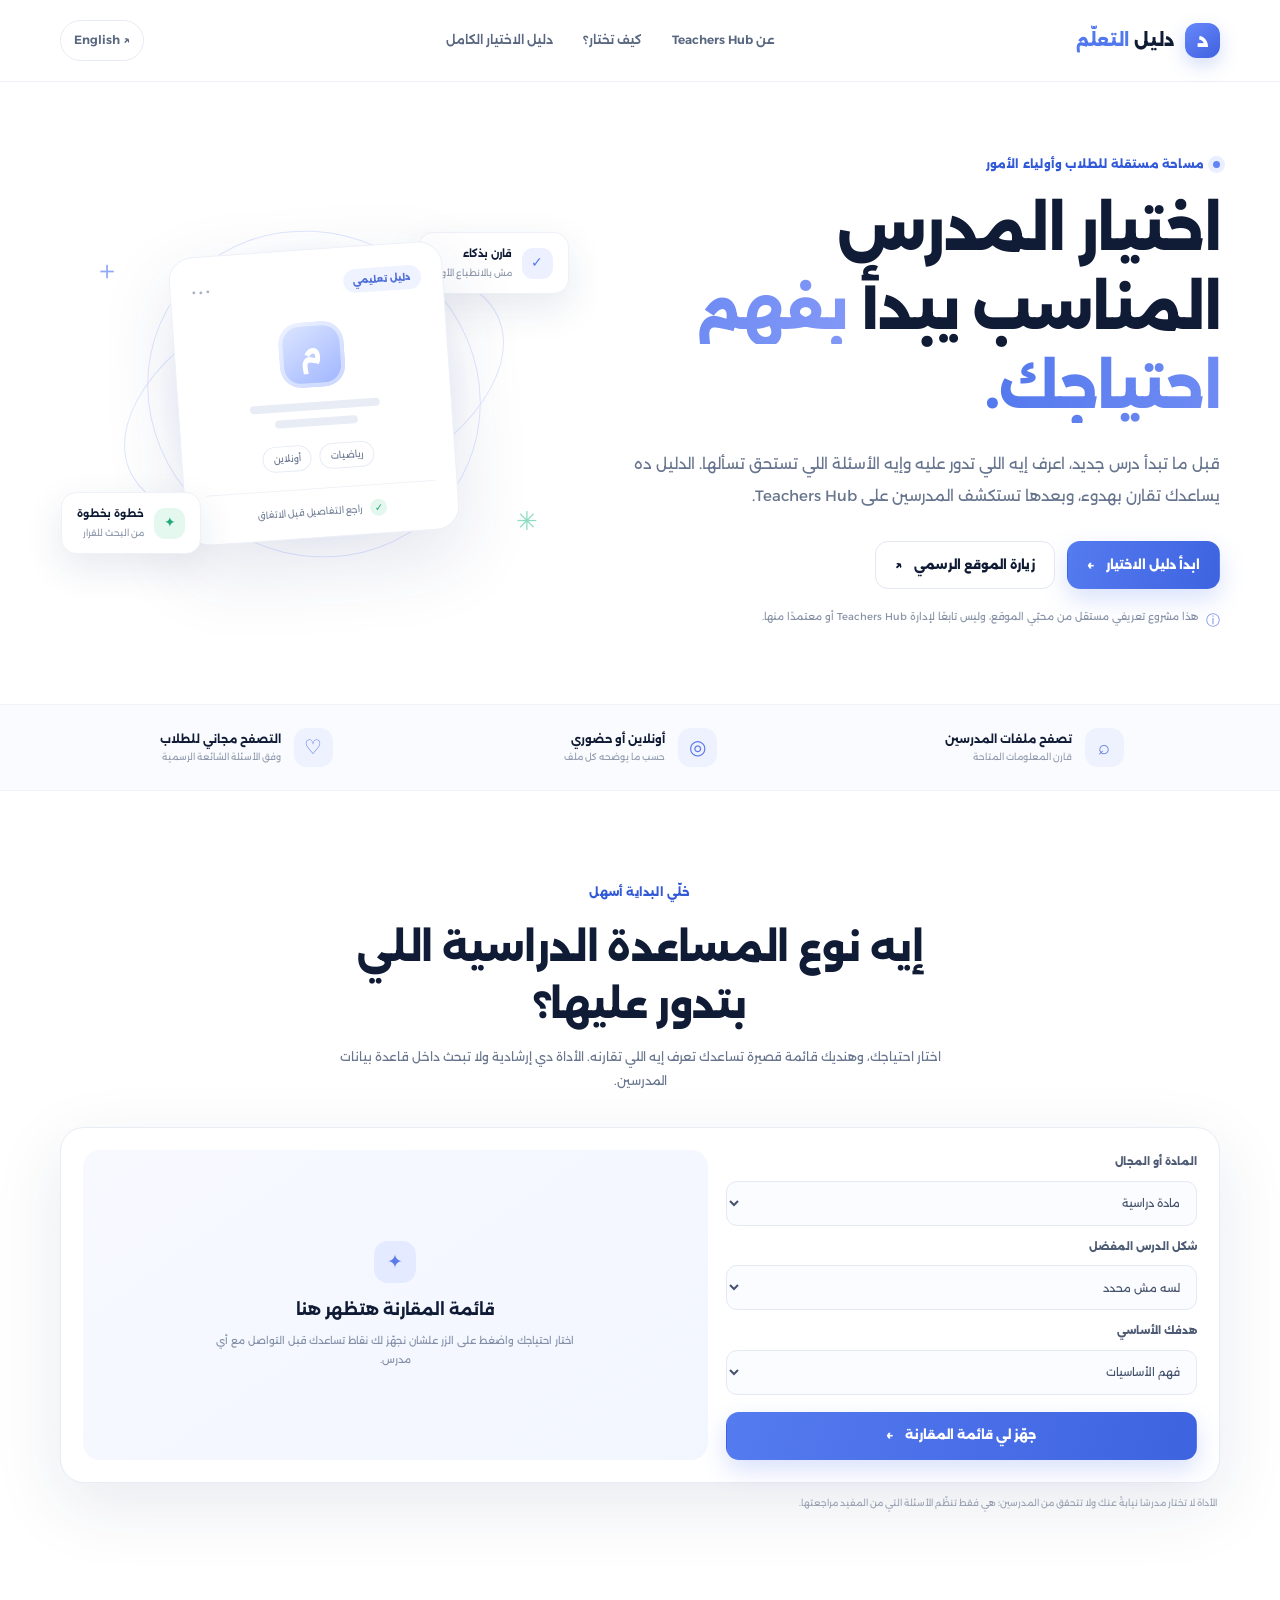
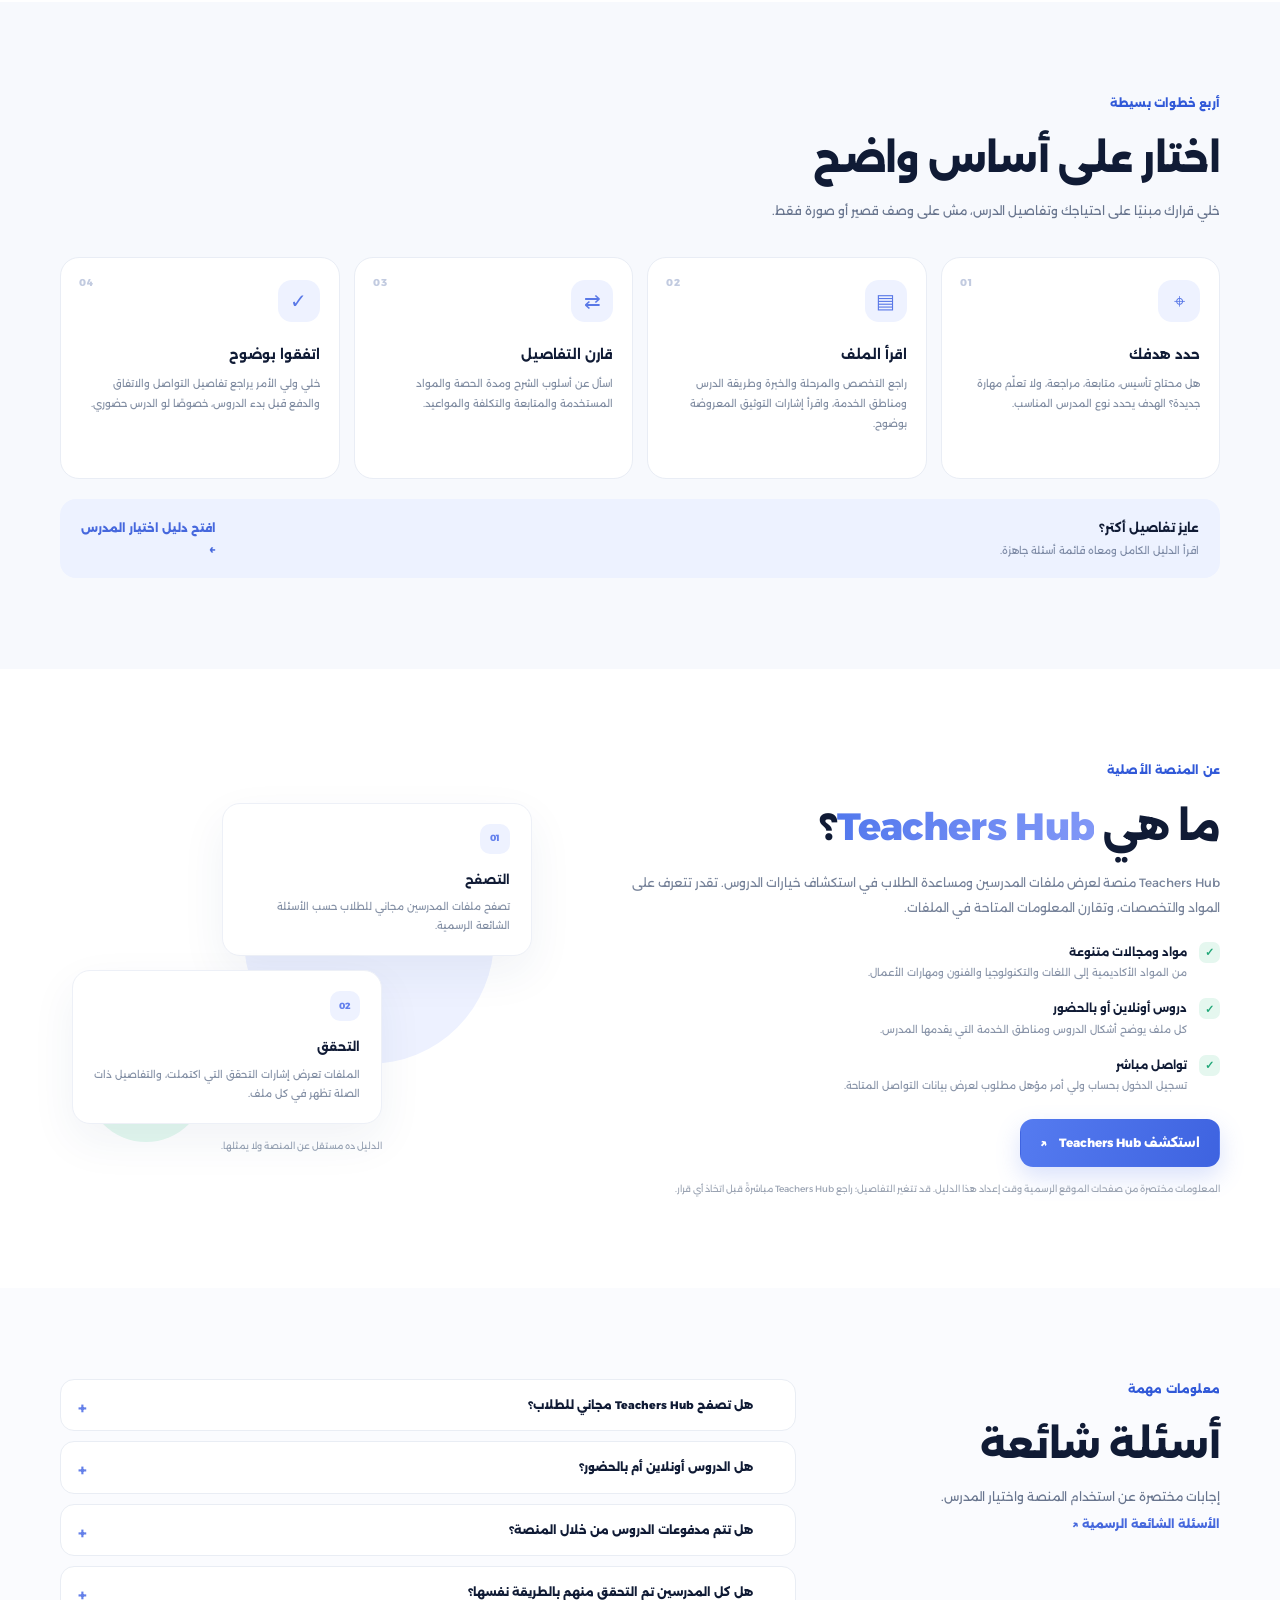
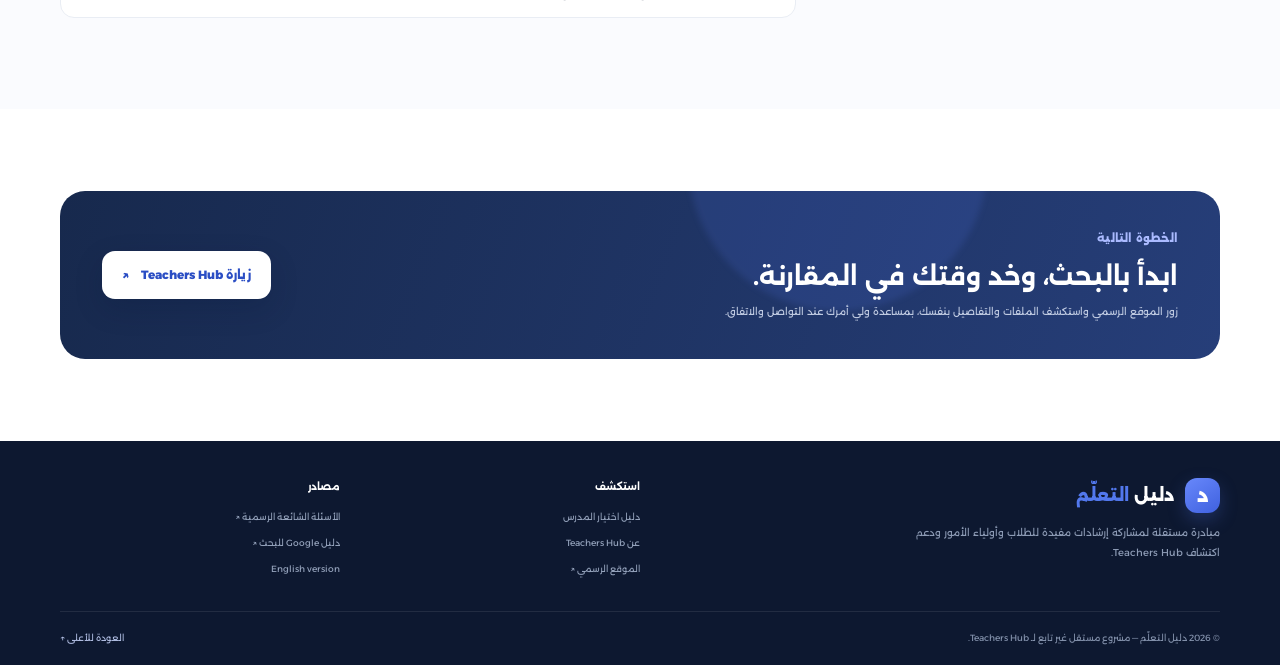
<file: index.html>
<!doctype html>
<html lang="ar" dir="rtl">
<head>
  <meta name="google-site-verification" content="idQrJwzRdXKv92cWBo4471hLkh1B901xLKAxXuydAAI" />
  <meta charset="utf-8">
  <meta name="viewport" content="width=device-width, initial-scale=1">
  <meta name="theme-color" content="#101b35">
  <meta name="description" content="دليل مستقل يساعد الطلاب وأولياء الأمور على اختيار المدرس المناسب، ومقارنة الدروس الأونلاين والحضورية، واستكشاف Teachers Hub.">
  <meta property="og:type" content="website">
  <meta property="og:locale" content="ar_EG">
  <meta property="og:title" content="دليلك لاختيار المدرس المناسب | Teachers Hub">
  <meta property="og:description" content="خطوات عملية لمقارنة المدرسين واختيار طريقة التعلم المناسبة. دليل مستقل مع رابط إلى Teachers Hub.">
  <meta name="twitter:card" content="summary">
  <title>دليلك لاختيار المدرس المناسب | Teachers Hub</title>
  <link rel="icon" href="assets/favicon.svg" type="image/svg+xml">
  <link rel="stylesheet" href="assets/styles.css">
  <script src="assets/site.js" defer></script>
  <link rel="canonical" href="https://teachers-hub-guide.pages.dev/">
  <link rel="alternate" hreflang="ar" href="https://teachers-hub-guide.pages.dev/">
  <link rel="alternate" hreflang="en" href="https://teachers-hub-guide.pages.dev/en/">
  <link rel="alternate" hreflang="x-default" href="https://teachers-hub-guide.pages.dev/">
  <meta property="og:site_name" content="دليل التعلّم">
  <meta property="og:url" content="https://teachers-hub-guide.pages.dev/">
  <meta name="twitter:title" content="دليلك لاختيار المدرس المناسب | Teachers Hub">
  <meta name="twitter:description" content="دليل مستقل يساعد الطلاب وأولياء الأمور على اختيار المدرس المناسب، ومقارنة الدروس الأونلاين والحضورية، واستكشاف Teachers Hub.">
  <script type="application/ld+json">{"@context":"https://schema.org","@type":"WebSite","name":"دليل التعلّم","alternateName":"Learning Guide","url":"https://teachers-hub-guide.pages.dev/","inLanguage":["ar","en"]}</script>
</head>
<body>
  <a class="skip-link" href="#main">تخطّي إلى المحتوى</a>
  <header class="site-header">
    <a class="brand" href="/" aria-label="دليل التعلّم - الرئيسية"><span class="brand-mark">د</span><span>دليل<span class="brand-accent"> التعلّم</span></span></a>
    <nav class="main-nav" aria-label="القائمة الرئيسية">
      <a href="#about">عن Teachers Hub</a>
      <a href="#how">كيف تختار؟</a>
      <a href="/guide">دليل الاختيار الكامل</a>
    </nav>
    <a class="language-link" href="/en/" lang="en" dir="ltr">English <span aria-hidden="true">↗</span></a>
  </header>

  <main id="main">
    <section class="hero container">
      <div class="hero-copy">
        <p class="eyebrow"><span class="eyebrow-dot"></span> مساحة مستقلة للطلاب وأولياء الأمور</p>
        <h1>اختيار المدرس المناسب يبدأ <span class="gradient-text">بفهم احتياجك.</span></h1>
        <p class="hero-lead">قبل ما تبدأ درس جديد، اعرف إيه اللي تدور عليه وإيه الأسئلة اللي تستحق تسألها. الدليل ده يساعدك تقارن بهدوء، وبعدها تستكشف المدرسين على Teachers Hub.</p>
        <div class="hero-actions">
          <a class="button button-primary" href="#finder">ابدأ دليل الاختيار <span aria-hidden="true">←</span></a>
          <a class="button button-secondary" href="https://teachers-hub.net/ar" target="_blank" rel="noopener noreferrer">زيارة الموقع الرسمي <span aria-hidden="true">↗</span></a>
        </div>
        <p class="independent-note"><span aria-hidden="true">ⓘ</span> هذا مشروع تعريفي مستقل من محبّي الموقع، وليس تابعًا لإدارة Teachers Hub أو معتمدًا منها.</p>
      </div>
      <div class="hero-visual" aria-label="رسم توضيحي لبطاقة مدرس ومواد تعليمية">
        <div class="visual-glow"></div>
        <div class="orbit orbit-one"></div><div class="orbit orbit-two"></div>
        <div class="floating-note note-top"><span class="note-icon icon-blue">✓</span><span><b>قارن بذكاء</b><small>مش بالانطباع الأول</small></span></div>
        <div class="teacher-card-art">
          <div class="art-card-top"><span class="art-pill">دليل تعليمي</span><span class="art-dots">•••</span></div>
          <div class="art-avatar">م</div>
          <div class="art-lines"><i class="line-long"></i><i class="line-short"></i></div>
          <div class="art-subjects"><span>رياضيات</span><span>أونلاين</span></div>
          <div class="art-card-bottom"><span class="art-check">✓</span><span>راجع التفاصيل قبل الاتفاق</span></div>
        </div>
        <div class="floating-note note-bottom"><span class="note-icon icon-mint">✦</span><span><b>خطوة بخطوة</b><small>من البحث للقرار</small></span></div>
        <span class="decor decor-one">＋</span><span class="decor decor-two">✳</span>
      </div>
    </section>

    <section class="trust-strip" aria-label="نقاط أساسية">
      <div class="container trust-inner">
        <div><span class="trust-symbol">⌕</span><span><b>تصفح ملفات المدرسين</b><small>قارن المعلومات المتاحة</small></span></div>
        <div><span class="trust-symbol">◎</span><span><b>أونلاين أو حضوري</b><small>حسب ما يوضحه كل ملف</small></span></div>
        <div><span class="trust-symbol">♡</span><span><b>التصفح مجاني للطلاب</b><small>وفق الأسئلة الشائعة الرسمية</small></span></div>
      </div>
    </section>

    <section class="section container" id="finder">
      <div class="section-heading centered">
        <p class="eyebrow">خلّي البداية أسهل</p>
        <h2>إيه نوع المساعدة الدراسية اللي بتدور عليها؟</h2>
        <p>اختار احتياجك، وهنديك قائمة قصيرة تساعدك تعرف إيه اللي تقارنه. الأداة دي إرشادية ولا تبحث داخل قاعدة بيانات المدرسين.</p>
      </div>
      <div class="finder-panel">
        <form id="needs-form" class="needs-form">
          <label for="subject">المادة أو المجال</label>
          <select id="subject" name="subject">
            <option value="مادة دراسية">مادة دراسية</option>
            <option value="الرياضيات">الرياضيات</option>
            <option value="العلوم والكيمياء">العلوم والكيمياء</option>
            <option value="اللغات">اللغات</option>
            <option value="البرمجة والتكنولوجيا">البرمجة والتكنولوجيا</option>
            <option value="الفنون والموسيقى">الفنون والموسيقى</option>
            <option value="مهارات الأعمال">مهارات الأعمال</option>
          </select>
          <label for="format">شكل الدرس المفضل</label>
          <select id="format" name="format">
            <option value="أيّ من الشكلين">لسه مش محدد</option>
            <option value="أونلاين">أونلاين</option>
            <option value="حضوري">حضوري</option>
          </select>
          <label for="goal">هدفك الأساسي</label>
          <select id="goal" name="goal">
            <option value="فهم الأساسيات">فهم الأساسيات</option>
            <option value="المتابعة وحل الواجبات">المتابعة وحل الواجبات</option>
            <option value="المراجعة والاستعداد للامتحان">المراجعة والاستعداد للامتحان</option>
            <option value="تعلّم مهارة جديدة">تعلّم مهارة جديدة</option>
          </select>
          <button class="button button-primary form-submit" type="submit">جهّز لي قائمة المقارنة <span aria-hidden="true">←</span></button>
        </form>
        <div class="result-panel" id="needs-result" aria-live="polite">
          <div class="result-empty"><span class="result-star">✦</span><h3>قائمة المقارنة هتظهر هنا</h3><p>اختار احتياجك واضغط على الزر علشان نجهّز لك نقاط تساعدك قبل التواصل مع أي مدرس.</p></div>
        </div>
      </div>
      <p class="tool-disclaimer">الأداة لا تختار مدرسًا نيابةً عنك ولا تتحقق من المدرسين؛ هي فقط تنظّم الأسئلة التي من المفيد مراجعتها.</p>
    </section>

    <section class="section section-soft" id="how">
      <div class="container">
        <div class="section-heading">
          <p class="eyebrow">أربع خطوات بسيطة</p>
          <h2>اختار على أساس واضح</h2>
          <p>خلي قرارك مبنيًا على احتياجك وتفاصيل الدرس، مش على وصف قصير أو صورة فقط.</p>
        </div>
        <div class="steps-grid">
          <article class="step-card"><span class="step-number">01</span><div class="step-icon">⌖</div><h3>حدد هدفك</h3><p>هل محتاج تأسيس، متابعة، مراجعة، ولا تعلّم مهارة جديدة؟ الهدف يحدد نوع المدرس المناسب.</p></article>
          <article class="step-card"><span class="step-number">02</span><div class="step-icon">▤</div><h3>اقرأ الملف</h3><p>راجع التخصص والمرحلة والخبرة وطريقة الدرس ومناطق الخدمة، واقرأ إشارات التوثيق المعروضة بوضوح.</p></article>
          <article class="step-card"><span class="step-number">03</span><div class="step-icon">⇄</div><h3>قارن التفاصيل</h3><p>اسأل عن أسلوب الشرح ومدة الحصة والمواد المستخدمة والمتابعة والتكلفة والمواعيد.</p></article>
          <article class="step-card"><span class="step-number">04</span><div class="step-icon">✓</div><h3>اتفقوا بوضوح</h3><p>خلي ولي الأمر يراجع تفاصيل التواصل والاتفاق والدفع قبل بدء الدروس، خصوصًا لو الدرس حضوري.</p></article>
        </div>
        <div class="guide-cta"><div><b>عايز تفاصيل أكتر؟</b><span>اقرأ الدليل الكامل ومعاه قائمة أسئلة جاهزة.</span></div><a class="text-link" href="/guide">افتح دليل اختيار المدرس <span aria-hidden="true">←</span></a></div>
      </div>
    </section>

    <section class="section container platform-section" id="about">
      <div class="platform-copy">
        <p class="eyebrow">عن المنصة الأصلية</p>
        <h2>ما هي <span class="gradient-text">Teachers Hub</span>؟</h2>
        <p class="platform-lead">Teachers Hub منصة لعرض ملفات المدرسين ومساعدة الطلاب في استكشاف خيارات الدروس. تقدر تتعرف على المواد والتخصصات، وتقارن المعلومات المتاحة في الملفات.</p>
        <ul class="feature-list">
          <li><span>✓</span><div><b>مواد ومجالات متنوعة</b><small>من المواد الأكاديمية إلى اللغات والتكنولوجيا والفنون ومهارات الأعمال.</small></div></li>
          <li><span>✓</span><div><b>دروس أونلاين أو بالحضور</b><small>كل ملف يوضح أشكال الدروس ومناطق الخدمة التي يقدمها المدرس.</small></div></li>
          <li><span>✓</span><div><b>تواصل مباشر</b><small>تسجيل الدخول بحساب ولي أمر مؤهل مطلوب لعرض بيانات التواصل المتاحة.</small></div></li>
        </ul>
        <a class="button button-primary" href="https://teachers-hub.net/ar" target="_blank" rel="noopener noreferrer">استكشف Teachers Hub <span aria-hidden="true">↗</span></a>
        <p class="source-note">المعلومات مختصرة من صفحات الموقع الرسمية وقت إعداد هذا الدليل. قد تتغير التفاصيل؛ راجع Teachers Hub مباشرةً قبل اتخاذ أي قرار.</p>
      </div>
      <aside class="platform-aside">
        <div class="aside-orb orb-a"></div><div class="aside-orb orb-b"></div>
        <div class="fact-card"><span class="fact-icon">01</span><b>التصفح</b><p>تصفح ملفات المدرسين مجاني للطلاب حسب الأسئلة الشائعة الرسمية.</p></div>
        <div class="fact-card fact-card-offset"><span class="fact-icon">02</span><b>التحقق</b><p>الملفات تعرض إشارات التحقق التي اكتملت، والتفاصيل ذات الصلة تظهر في كل ملف.</p></div>
        <div class="mini-disclaimer">الدليل ده مستقل عن المنصة ولا يمثلها.</div>
      </aside>
    </section>

    <section class="section faq-section">
      <div class="container faq-layout">
        <div class="section-heading"><p class="eyebrow">معلومات مهمة</p><h2>أسئلة شائعة</h2><p>إجابات مختصرة عن استخدام المنصة واختيار المدرس.</p><a class="text-link" href="https://teachers-hub.net/ar/help/faq" target="_blank" rel="noopener noreferrer">الأسئلة الشائعة الرسمية <span aria-hidden="true">↗</span></a></div>
        <div class="faq-list">
          <details><summary>هل تصفح Teachers Hub مجاني للطلاب؟</summary><p>بحسب صفحة الأسئلة الشائعة الرسمية، تصفح ملفات المدرسين مجاني. ويتطلب عرض بيانات التواصل المتاحة تسجيل الدخول بحساب ولي أمر مؤهل.</p></details>
          <details><summary>هل الدروس أونلاين أم بالحضور؟</summary><p>كلا الشكلين متاحان. راجع ملف المدرس لمعرفة أشكال الدروس ومناطق الخدمة التي يقدمها.</p></details>
          <details><summary>هل تتم مدفوعات الدروس من خلال المنصة؟</summary><p>لا. توضح المنصة أن الطلاب والمدرسين يتفقون مباشرةً على تفاصيل الدروس والدفع.</p></details>
          <details><summary>هل كل المدرسين تم التحقق منهم بالطريقة نفسها؟</summary><p>المنصة توضح إشارات التحقق المكتملة في كل ملف. راجع الإشارات المحددة المعروضة بدل افتراض أن كل الملفات خضعت للفحوص نفسها.</p></details>
        </div>
      </div>
    </section>

    <section class="final-cta container">
      <div class="final-cta-glow"></div>
      <div><p class="eyebrow">الخطوة التالية</p><h2>ابدأ بالبحث، وخد وقتك في المقارنة.</h2><p>زور الموقع الرسمي واستكشف الملفات والتفاصيل بنفسك، بمساعدة ولي أمرك عند التواصل والاتفاق.</p></div>
      <a class="button button-light" href="https://teachers-hub.net/ar" target="_blank" rel="noopener noreferrer">زيارة Teachers Hub <span aria-hidden="true">↗</span></a>
    </section>
  </main>

  <footer class="site-footer">
    <div class="container footer-main">
      <div><a class="brand brand-footer" href="/"><span class="brand-mark">د</span><span>دليل<span class="brand-accent"> التعلّم</span></span></a><p>مبادرة مستقلة لمشاركة إرشادات مفيدة للطلاب وأولياء الأمور ودعم اكتشاف Teachers Hub.</p></div>
      <div class="footer-nav"><b>استكشف</b><a href="/guide">دليل اختيار المدرس</a><a href="#about">عن Teachers Hub</a><a href="https://teachers-hub.net/ar" target="_blank" rel="noopener noreferrer">الموقع الرسمي ↗</a></div>
      <div class="footer-nav"><b>مصادر</b><a href="https://teachers-hub.net/ar/help/faq" target="_blank" rel="noopener noreferrer">الأسئلة الشائعة الرسمية ↗</a><a href="https://developers.google.com/search/docs/fundamentals/seo-starter-guide" target="_blank" rel="noopener noreferrer">دليل Google للبحث ↗</a><a href="/en/" lang="en">English version</a></div>
    </div>
    <div class="container footer-bottom"><span>© <span data-year></span> دليل التعلّم — مشروع مستقل غير تابع لـ Teachers Hub.</span><a href="#main">العودة للأعلى ↑</a></div>
  </footer>
</body>
</html>
</file>
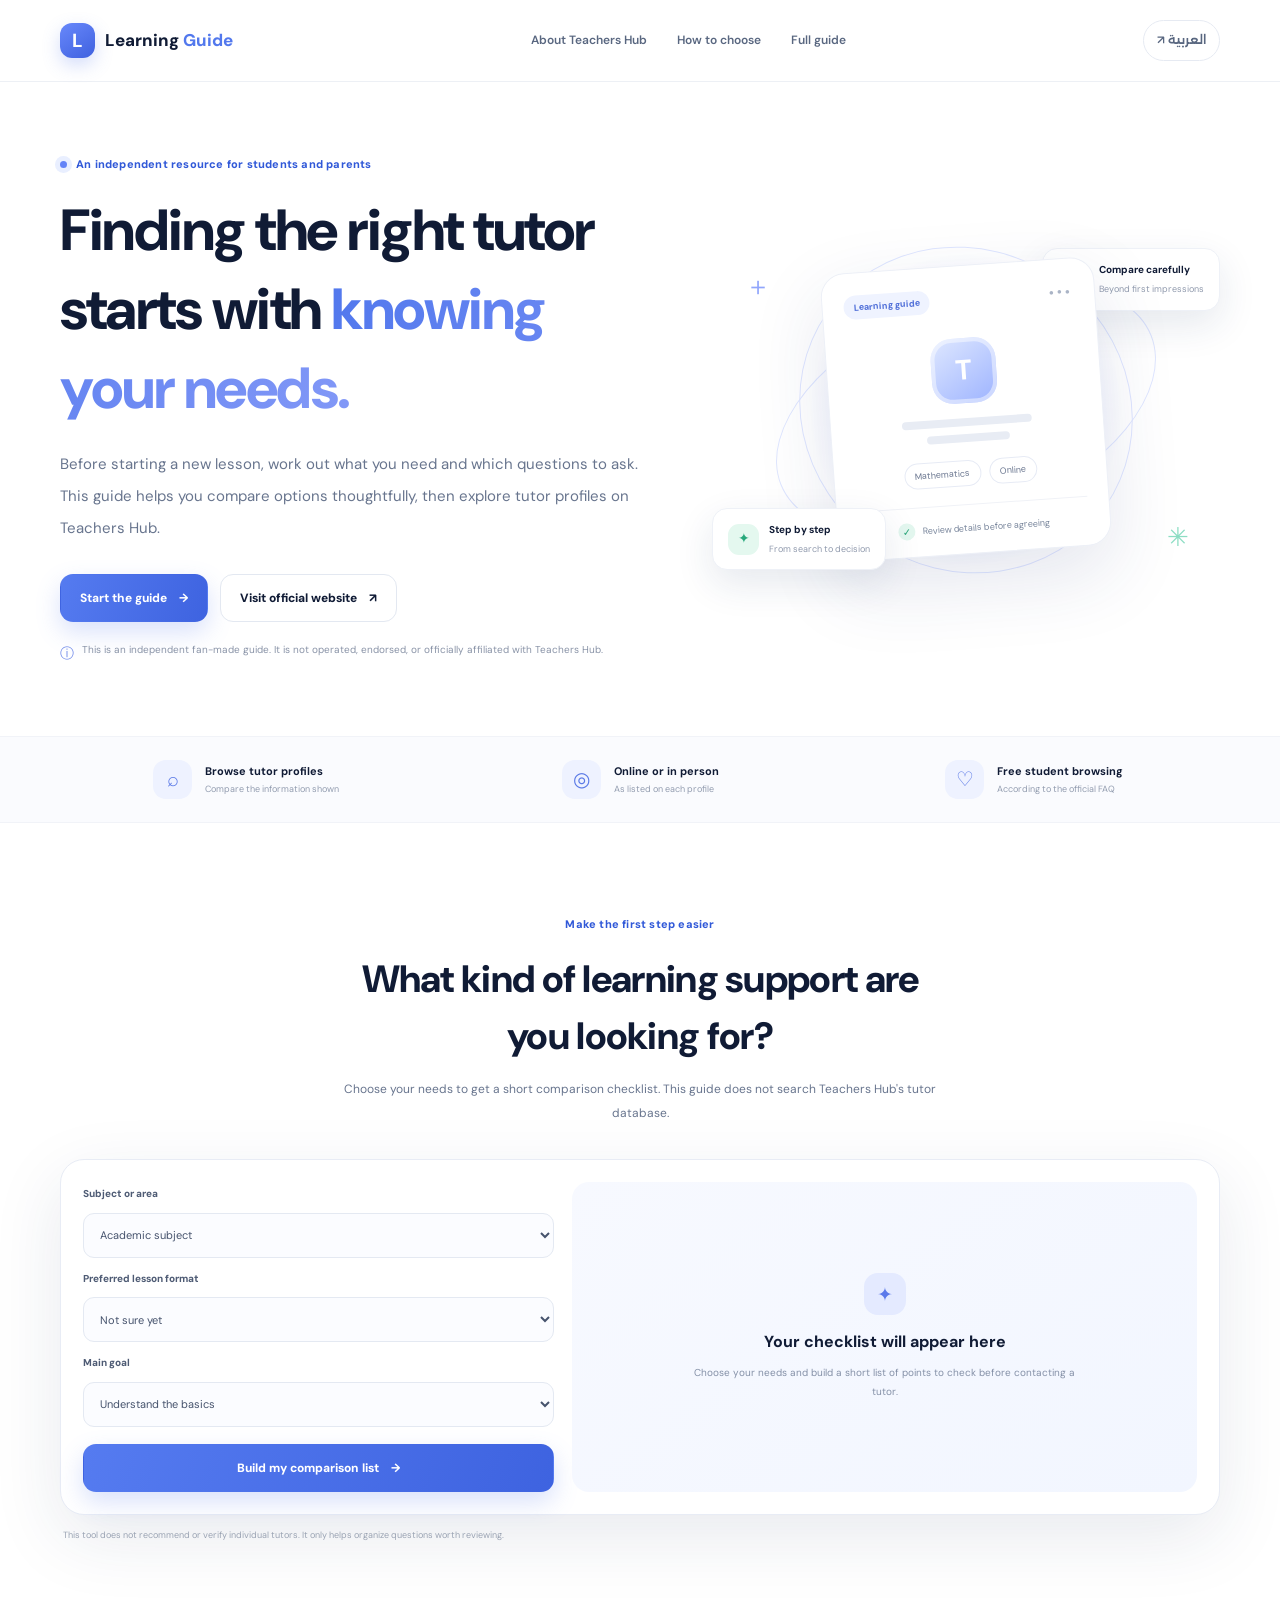
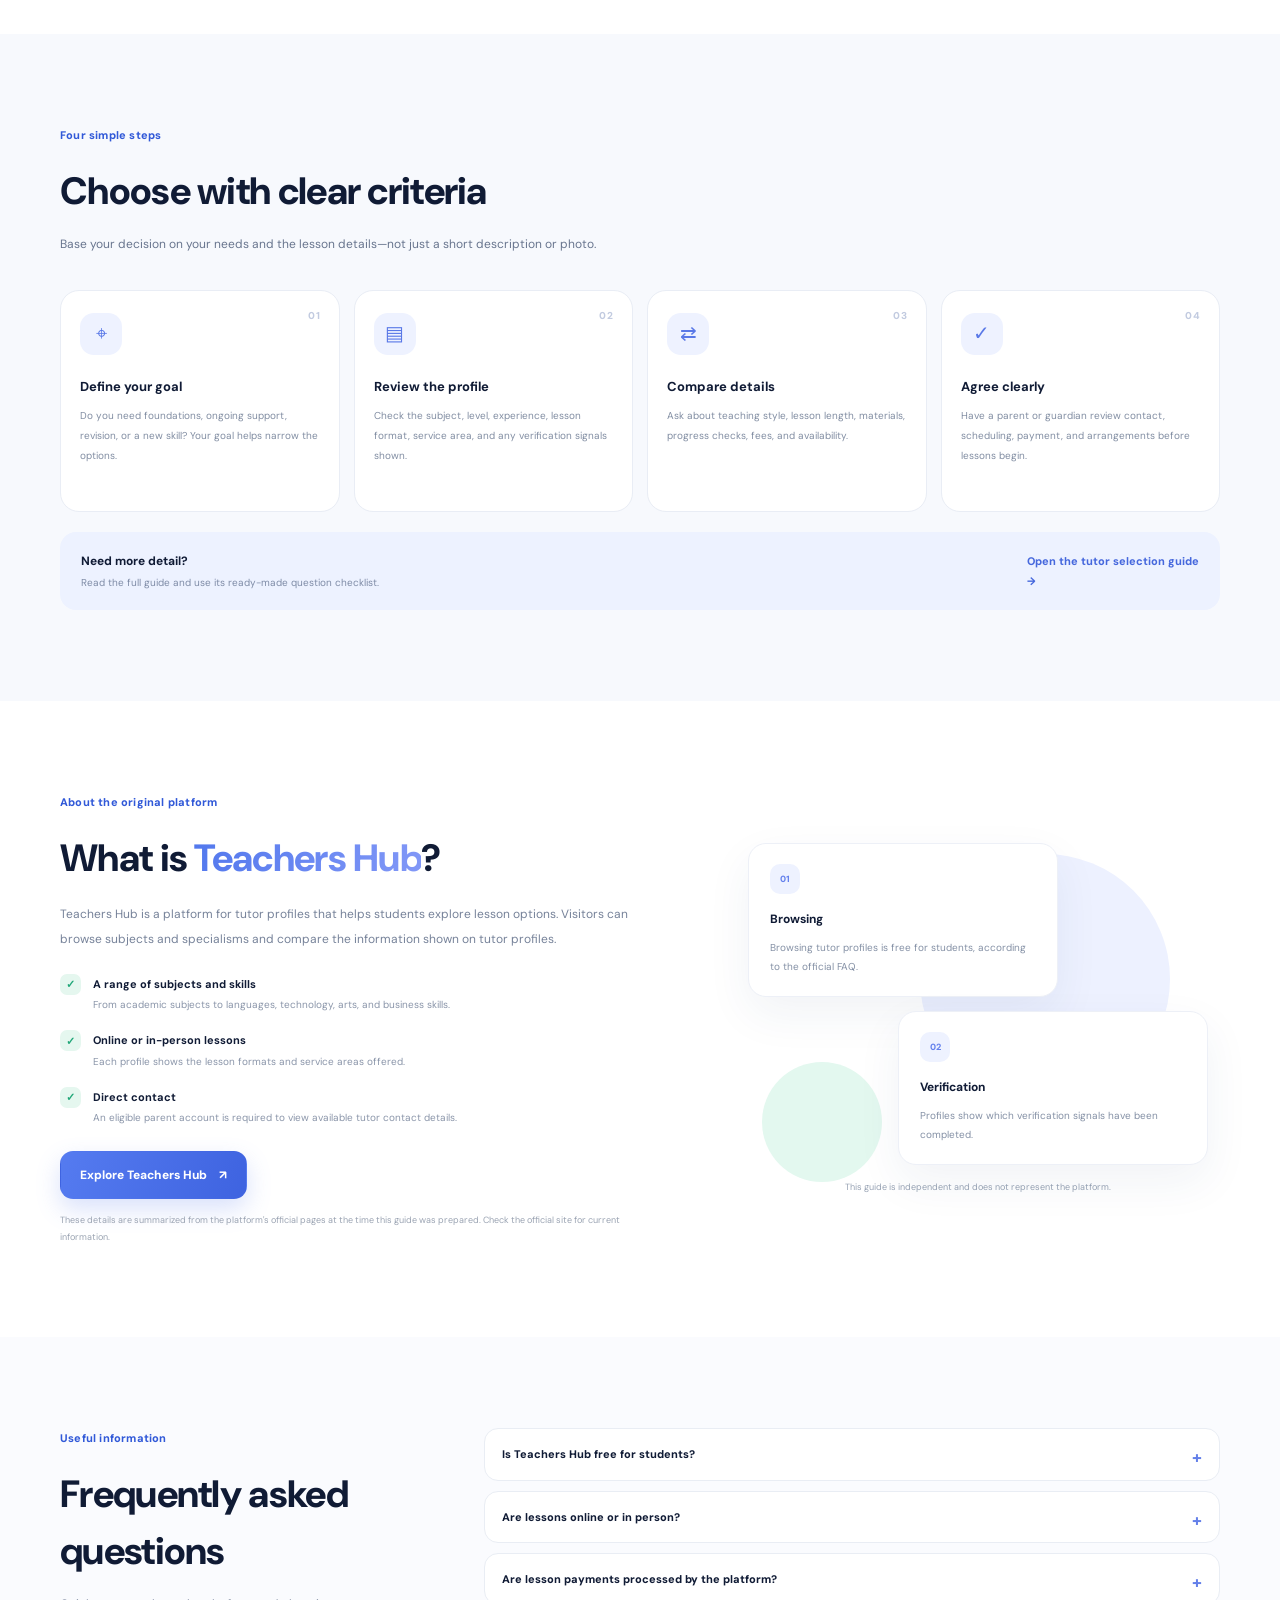
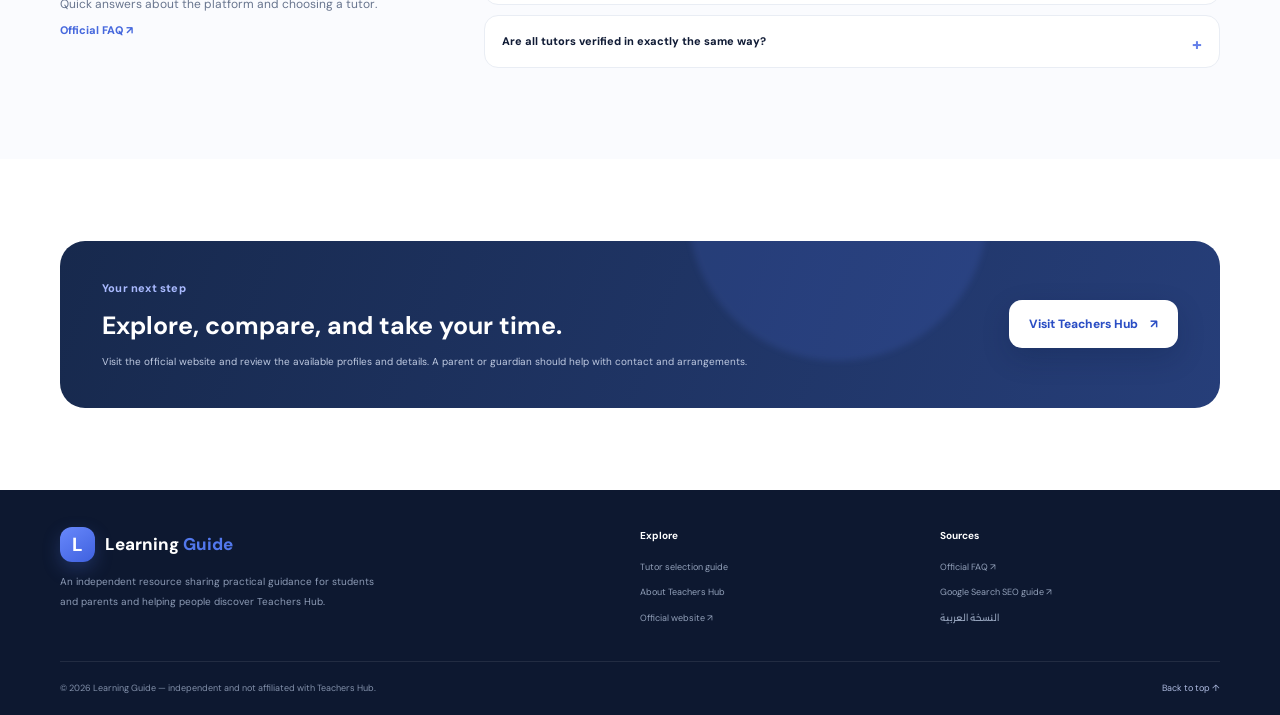
<file: en/index.html>
<!doctype html>
<html lang="en" dir="ltr">
<head>
  <meta charset="utf-8"><meta name="viewport" content="width=device-width, initial-scale=1"><meta name="theme-color" content="#101b35">
  <meta name="description" content="An independent guide for students and parents: compare tutors, understand online and in-person lessons, and explore Teachers Hub.">
  <meta property="og:type" content="website"><meta property="og:locale" content="en_US"><meta property="og:title" content="A clearer way to choose a tutor | Learning Guide"><meta property="og:description" content="Practical steps to compare tutors and choose a learning format that fits your needs.">
  <title>How to Choose a Tutor | Independent Teachers Hub Guide</title>
  <link rel="icon" href="../assets/favicon.svg" type="image/svg+xml"><link rel="stylesheet" href="../assets/styles.css"><script src="../assets/site.js" defer></script>
  <link rel="canonical" href="https://teachers-hub-guide.pages.dev/en/">
  <link rel="alternate" hreflang="ar" href="https://teachers-hub-guide.pages.dev/">
  <link rel="alternate" hreflang="en" href="https://teachers-hub-guide.pages.dev/en/">
  <link rel="alternate" hreflang="x-default" href="https://teachers-hub-guide.pages.dev/">
  <meta property="og:site_name" content="Learning Guide">
  <meta property="og:url" content="https://teachers-hub-guide.pages.dev/en/">
  <meta name="twitter:title" content="How to Choose a Tutor | Independent Teachers Hub Guide">
  <meta name="twitter:description" content="An independent guide for students and parents: compare tutors, understand online and in-person lessons, and explore Teachers Hub.">
  <script type="application/ld+json">{"@context":"https://schema.org","@type":"WebPage","name":"How to Choose a Tutor","description":"An independent guide for students and parents comparing tutoring options.","inLanguage":"en","url":"https://teachers-hub-guide.pages.dev/en/","isPartOf":{"@type":"WebSite","name":"Learning Guide","url":"https://teachers-hub-guide.pages.dev/"}}</script>
</head>
<body>
  <a class="skip-link" href="#main">Skip to content</a>
  <header class="site-header"><a class="brand" href="/en/"><span class="brand-mark">L</span><span>Learning<span class="brand-accent"> Guide</span></span></a><nav class="main-nav" aria-label="Main navigation"><a href="#about">About Teachers Hub</a><a href="#how">How to choose</a><a href="/en/guide">Full guide</a></nav><a class="language-link" href="/" lang="ar" dir="rtl">العربية <span aria-hidden="true">↗</span></a></header>
  <main id="main">
    <section class="hero container">
      <div class="hero-copy"><p class="eyebrow"><span class="eyebrow-dot"></span> An independent resource for students and parents</p><h1>Finding the right tutor starts with <span class="gradient-text">knowing your needs.</span></h1><p class="hero-lead">Before starting a new lesson, work out what you need and which questions to ask. This guide helps you compare options thoughtfully, then explore tutor profiles on Teachers Hub.</p><div class="hero-actions"><a class="button button-primary" href="#finder">Start the guide <span aria-hidden="true">→</span></a><a class="button button-secondary" href="https://teachers-hub.net/en" target="_blank" rel="noopener noreferrer">Visit official website <span aria-hidden="true">↗</span></a></div><p class="independent-note"><span aria-hidden="true">ⓘ</span> This is an independent fan-made guide. It is not operated, endorsed, or officially affiliated with Teachers Hub.</p></div>
      <div class="hero-visual" aria-label="Illustration of a tutor profile and learning topics"><div class="visual-glow"></div><div class="orbit orbit-one"></div><div class="orbit orbit-two"></div><div class="floating-note note-top"><span class="note-icon icon-blue">✓</span><span><b>Compare carefully</b><small>Beyond first impressions</small></span></div><div class="teacher-card-art"><div class="art-card-top"><span class="art-pill">Learning guide</span><span class="art-dots">•••</span></div><div class="art-avatar">T</div><div class="art-lines"><i class="line-long"></i><i class="line-short"></i></div><div class="art-subjects"><span>Mathematics</span><span>Online</span></div><div class="art-card-bottom"><span class="art-check">✓</span><span>Review details before agreeing</span></div></div><div class="floating-note note-bottom"><span class="note-icon icon-mint">✦</span><span><b>Step by step</b><small>From search to decision</small></span></div><span class="decor decor-one">＋</span><span class="decor decor-two">✳</span></div>
    </section>
    <section class="trust-strip"><div class="container trust-inner"><div><span class="trust-symbol">⌕</span><span><b>Browse tutor profiles</b><small>Compare the information shown</small></span></div><div><span class="trust-symbol">◎</span><span><b>Online or in person</b><small>As listed on each profile</small></span></div><div><span class="trust-symbol">♡</span><span><b>Free student browsing</b><small>According to the official FAQ</small></span></div></div></section>
    <section class="section container" id="finder"><div class="section-heading centered"><p class="eyebrow">Make the first step easier</p><h2>What kind of learning support are you looking for?</h2><p>Choose your needs to get a short comparison checklist. This guide does not search Teachers Hub's tutor database.</p></div><div class="finder-panel"><form id="needs-form" class="needs-form"><label for="subject">Subject or area</label><select id="subject"><option>Academic subject</option><option>Mathematics</option><option>Science and chemistry</option><option>Languages</option><option>Programming and technology</option><option>Arts and music</option><option>Business skills</option></select><label for="format">Preferred lesson format</label><select id="format"><option>Not sure yet</option><option>Online</option><option>In person</option></select><label for="goal">Main goal</label><select id="goal"><option>Understand the basics</option><option>Ongoing support and homework</option><option>Revision and exam preparation</option><option>Learn a new skill</option></select><button class="button button-primary form-submit" type="submit">Build my comparison list <span aria-hidden="true">→</span></button></form><div class="result-panel" id="needs-result" aria-live="polite"><div class="result-empty"><span class="result-star">✦</span><h3>Your checklist will appear here</h3><p>Choose your needs and build a short list of points to check before contacting a tutor.</p></div></div></div><p class="tool-disclaimer">This tool does not recommend or verify individual tutors. It only helps organize questions worth reviewing.</p></section>
    <section class="section section-soft" id="how"><div class="container"><div class="section-heading"><p class="eyebrow">Four simple steps</p><h2>Choose with clear criteria</h2><p>Base your decision on your needs and the lesson details—not just a short description or photo.</p></div><div class="steps-grid"><article class="step-card"><span class="step-number">01</span><div class="step-icon">⌖</div><h3>Define your goal</h3><p>Do you need foundations, ongoing support, revision, or a new skill? Your goal helps narrow the options.</p></article><article class="step-card"><span class="step-number">02</span><div class="step-icon">▤</div><h3>Review the profile</h3><p>Check the subject, level, experience, lesson format, service area, and any verification signals shown.</p></article><article class="step-card"><span class="step-number">03</span><div class="step-icon">⇄</div><h3>Compare details</h3><p>Ask about teaching style, lesson length, materials, progress checks, fees, and availability.</p></article><article class="step-card"><span class="step-number">04</span><div class="step-icon">✓</div><h3>Agree clearly</h3><p>Have a parent or guardian review contact, scheduling, payment, and arrangements before lessons begin.</p></article></div><div class="guide-cta"><div><b>Need more detail?</b><span>Read the full guide and use its ready-made question checklist.</span></div><a class="text-link" href="/en/guide">Open the tutor selection guide <span aria-hidden="true">→</span></a></div></div></section>
    <section class="section container platform-section" id="about"><div class="platform-copy"><p class="eyebrow">About the original platform</p><h2>What is <span class="gradient-text">Teachers Hub</span>?</h2><p class="platform-lead">Teachers Hub is a platform for tutor profiles that helps students explore lesson options. Visitors can browse subjects and specialisms and compare the information shown on tutor profiles.</p><ul class="feature-list"><li><span>✓</span><div><b>A range of subjects and skills</b><small>From academic subjects to languages, technology, arts, and business skills.</small></div></li><li><span>✓</span><div><b>Online or in-person lessons</b><small>Each profile shows the lesson formats and service areas offered.</small></div></li><li><span>✓</span><div><b>Direct contact</b><small>An eligible parent account is required to view available tutor contact details.</small></div></li></ul><a class="button button-primary" href="https://teachers-hub.net/en" target="_blank" rel="noopener noreferrer">Explore Teachers Hub <span aria-hidden="true">↗</span></a><p class="source-note">These details are summarized from the platform's official pages at the time this guide was prepared. Check the official site for current information.</p></div><aside class="platform-aside"><div class="aside-orb orb-a"></div><div class="aside-orb orb-b"></div><div class="fact-card"><span class="fact-icon">01</span><b>Browsing</b><p>Browsing tutor profiles is free for students, according to the official FAQ.</p></div><div class="fact-card fact-card-offset"><span class="fact-icon">02</span><b>Verification</b><p>Profiles show which verification signals have been completed.</p></div><div class="mini-disclaimer">This guide is independent and does not represent the platform.</div></aside></section>
    <section class="section faq-section"><div class="container faq-layout"><div class="section-heading"><p class="eyebrow">Useful information</p><h2>Frequently asked questions</h2><p>Quick answers about the platform and choosing a tutor.</p><a class="text-link" href="https://teachers-hub.net/en/help/faq" target="_blank" rel="noopener noreferrer">Official FAQ <span aria-hidden="true">↗</span></a></div><div class="faq-list"><details><summary>Is Teachers Hub free for students?</summary><p>According to its official FAQ, browsing tutor profiles is free. An eligible parent account is required to view available contact details.</p></details><details><summary>Are lessons online or in person?</summary><p>Both formats are supported. Check each tutor profile for the formats and service areas offered.</p></details><details><summary>Are lesson payments processed by the platform?</summary><p>No. The platform says students and tutors arrange lesson details and payments directly.</p></details><details><summary>Are all tutors verified in exactly the same way?</summary><p>The platform displays completed verification signals on each profile. Review the specific signals shown rather than assuming every profile has undergone identical checks.</p></details></div></div></section>
    <section class="final-cta container"><div class="final-cta-glow"></div><div><p class="eyebrow">Your next step</p><h2>Explore, compare, and take your time.</h2><p>Visit the official website and review the available profiles and details. A parent or guardian should help with contact and arrangements.</p></div><a class="button button-light" href="https://teachers-hub.net/en" target="_blank" rel="noopener noreferrer">Visit Teachers Hub <span aria-hidden="true">↗</span></a></section>
  </main>
  <footer class="site-footer"><div class="container footer-main"><div><a class="brand brand-footer" href="/en/"><span class="brand-mark">L</span><span>Learning<span class="brand-accent"> Guide</span></span></a><p>An independent resource sharing practical guidance for students and parents and helping people discover Teachers Hub.</p></div><div class="footer-nav"><b>Explore</b><a href="/en/guide">Tutor selection guide</a><a href="#about">About Teachers Hub</a><a href="https://teachers-hub.net/en" target="_blank" rel="noopener noreferrer">Official website ↗</a></div><div class="footer-nav"><b>Sources</b><a href="https://teachers-hub.net/en/help/faq" target="_blank" rel="noopener noreferrer">Official FAQ ↗</a><a href="https://developers.google.com/search/docs/fundamentals/seo-starter-guide" target="_blank" rel="noopener noreferrer">Google Search SEO guide ↗</a><a href="/" lang="ar">النسخة العربية</a></div></div><div class="container footer-bottom"><span>© <span data-year></span> Learning Guide — independent and not affiliated with Teachers Hub.</span><a href="#main">Back to top ↑</a></div></footer>
</body>
</html>
</file>
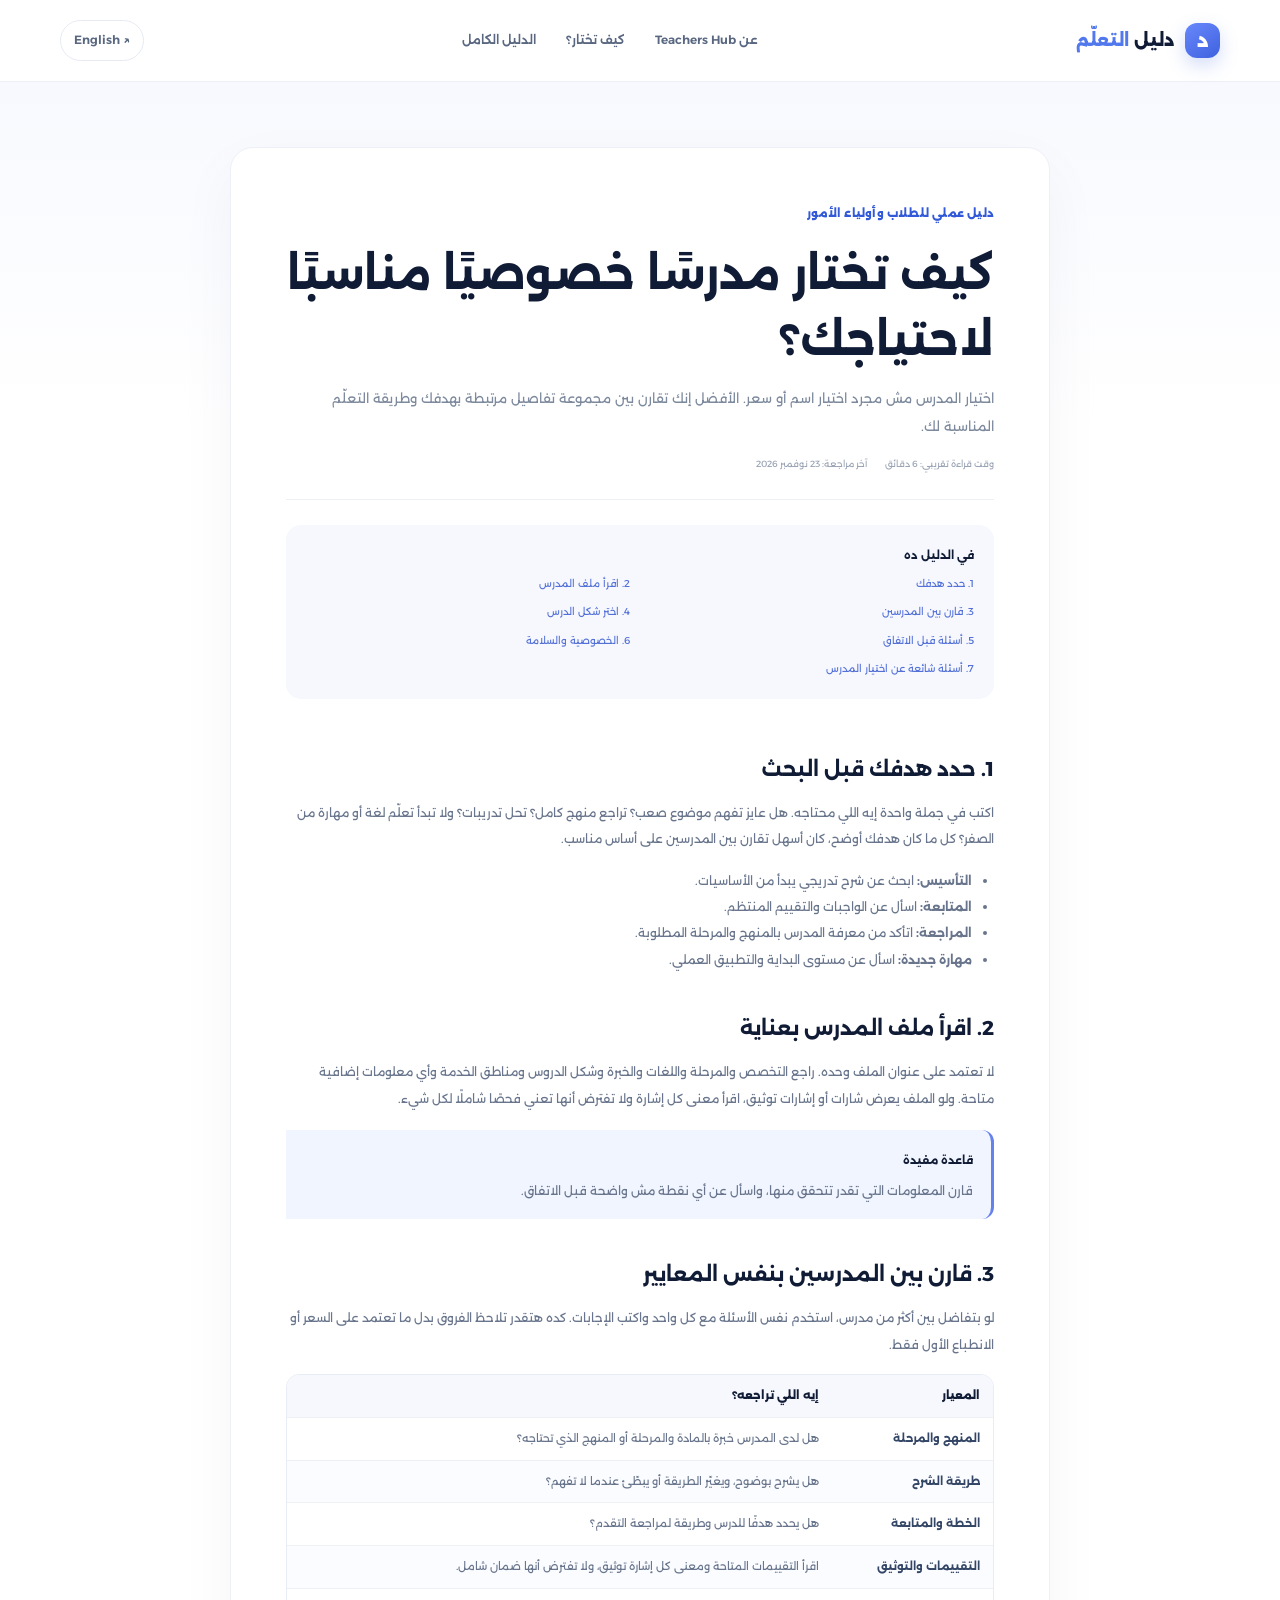
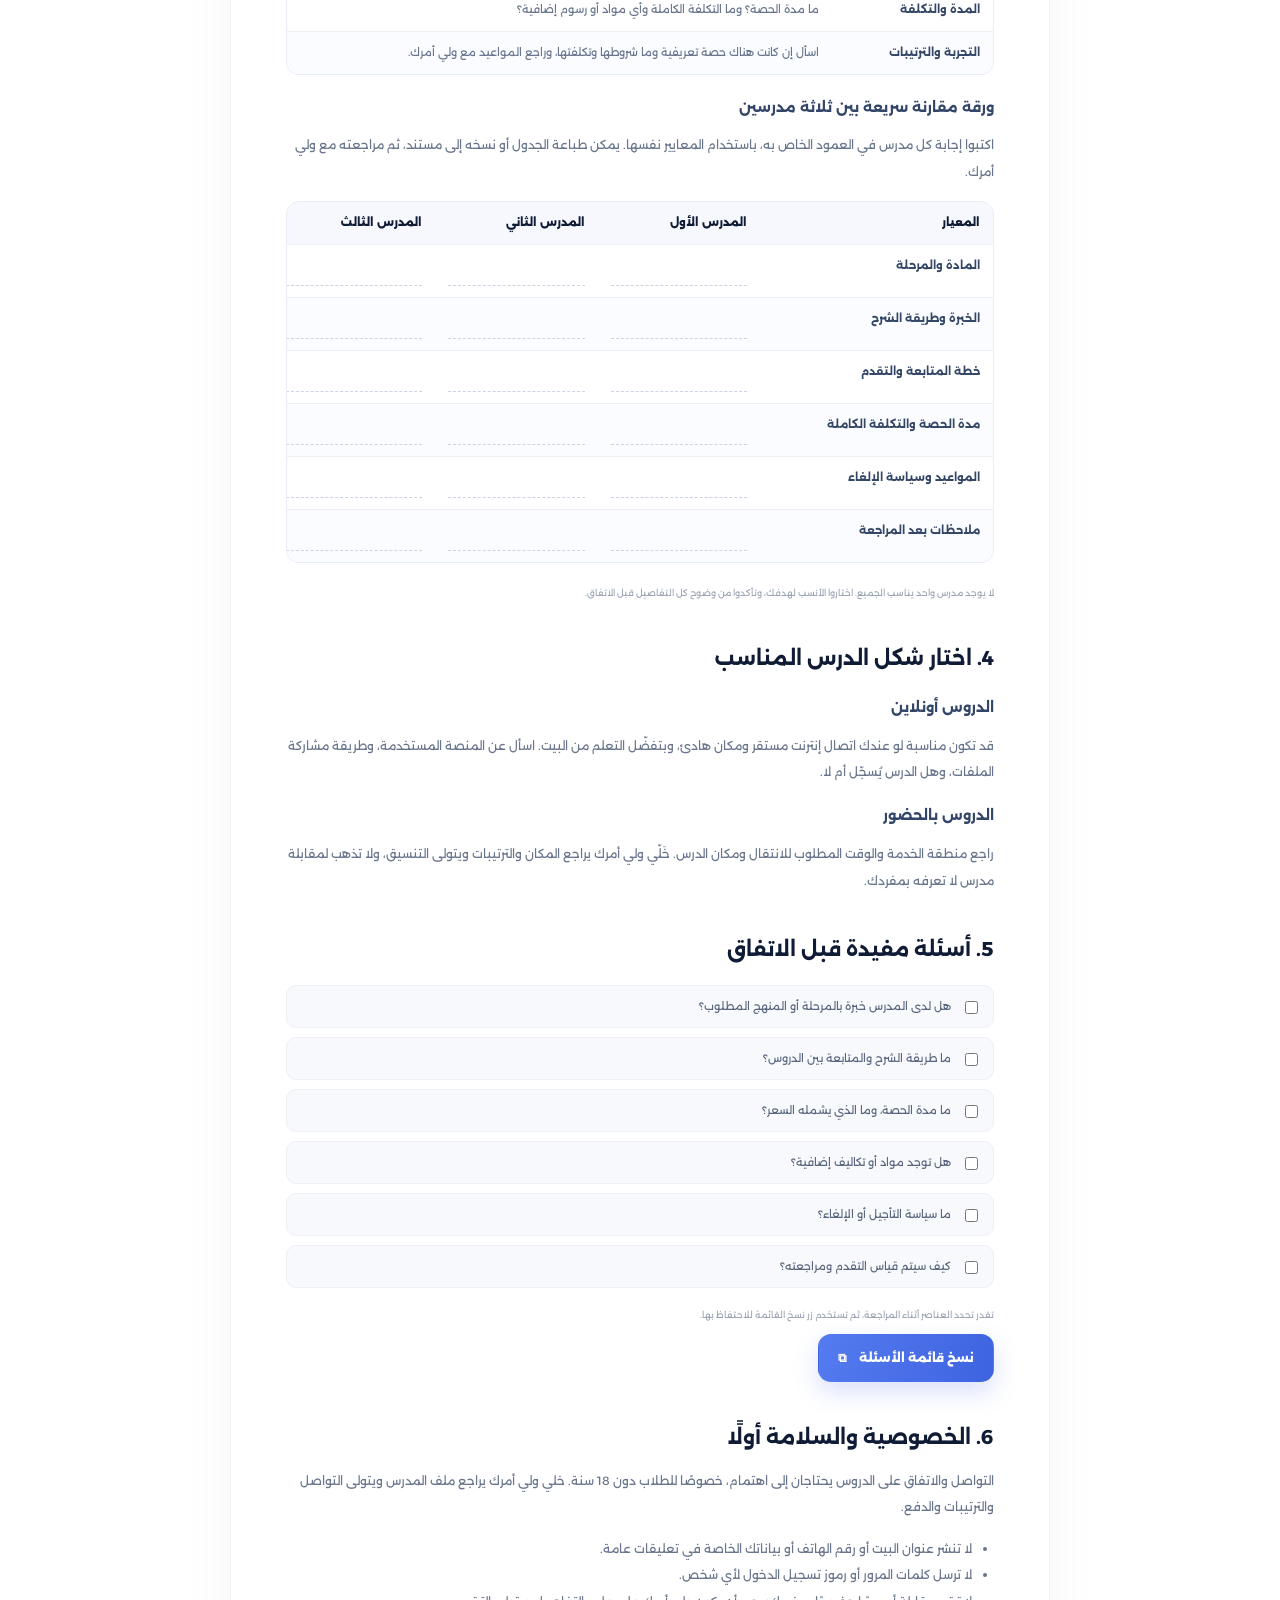
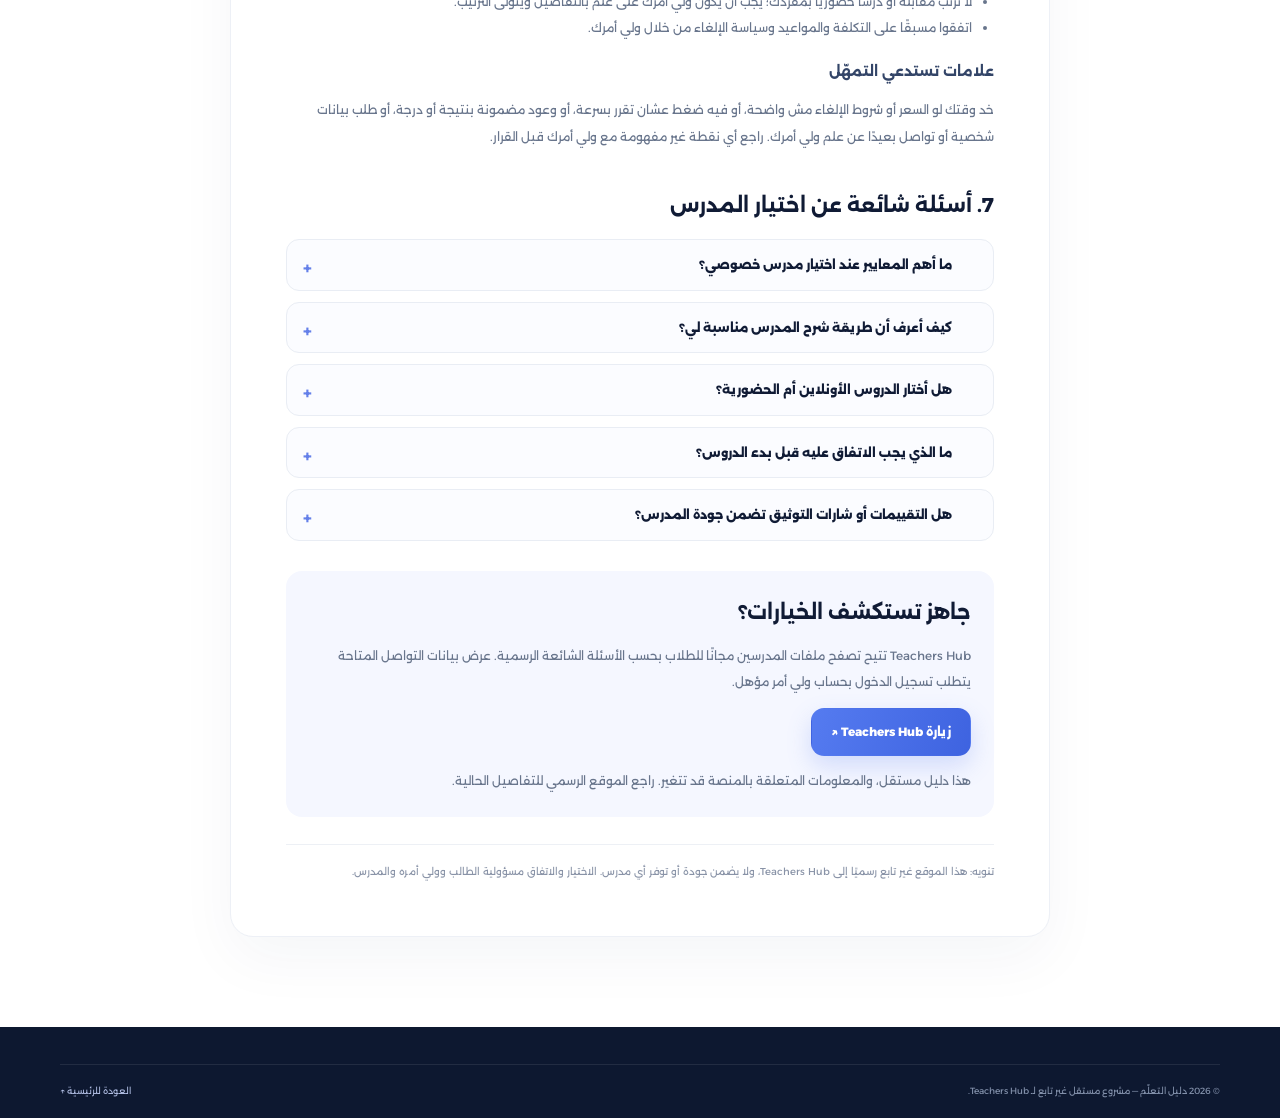
<file: guide.html>
<!doctype html>
<html lang="ar" dir="rtl">
<head>
  <meta charset="utf-8"><meta name="viewport" content="width=device-width, initial-scale=1"><meta name="theme-color" content="#101b35">
  <meta name="description" content="دليل عملي لاختيار مدرس خصوصي: كيف تقارن الخبرة وطريقة الشرح والتكلفة، وما الأسئلة التي تراجعها مع ولي أمرك قبل الاتفاق.">
  <meta property="og:type" content="article"><meta property="og:locale" content="ar_EG"><meta property="og:title" content="كيف تختار مدرسًا خصوصيًا مناسبًا؟ | دليل التعلّم"><meta property="og:description" content="خطوات عملية وقائمة أسئلة لمقارنة المدرسين قبل الاتفاق على الدروس.">
  <title>كيف تختار مدرسًا خصوصيًا مناسبًا؟ | دليل التعلّم</title>
  <link rel="icon" href="assets/favicon.svg" type="image/svg+xml"><link rel="stylesheet" href="assets/styles.css"><script src="assets/site.js" defer></script>
  <link rel="canonical" href="https://teachers-hub-guide.pages.dev/guide">
  <link rel="alternate" hreflang="ar" href="https://teachers-hub-guide.pages.dev/guide">
  <link rel="alternate" hreflang="en" href="https://teachers-hub-guide.pages.dev/en/guide">
  <link rel="alternate" hreflang="x-default" href="https://teachers-hub-guide.pages.dev/guide">
  <meta property="og:site_name" content="دليل التعلّم">
  <meta property="og:url" content="https://teachers-hub-guide.pages.dev/guide">
  <meta name="twitter:title" content="كيف تختار مدرسًا خصوصيًا مناسبًا؟ | دليل التعلّم">
  <meta name="twitter:description" content="دليل عملي لاختيار مدرس خصوصي: كيف تقارن الخبرة وطريقة الشرح والتكلفة، وما الأسئلة التي تراجعها مع ولي أمرك قبل الاتفاق.">
  <script type="application/ld+json">{"@context":"https://schema.org","@type":"Article","headline":"كيف تختار مدرسًا خصوصيًا مناسبًا لاحتياجك؟","description":"دليل عملي لمقارنة المدرسين واختيار شكل الدرس المناسب، مع أسئلة عن الخصوصية والسلامة قبل الاتفاق.","inLanguage":"ar","dateModified":"2026-11-23","mainEntityOfPage":{"@type":"WebPage","@id":"https://teachers-hub-guide.pages.dev/guide"},"isPartOf":{"@type":"WebSite","name":"دليل التعلّم","url":"https://teachers-hub-guide.pages.dev/"}}</script>
</head>
<body>
  <a class="skip-link" href="#main">تخطّي إلى المحتوى</a>
  <header class="site-header"><a class="brand" href="/"><span class="brand-mark">د</span><span>دليل<span class="brand-accent"> التعلّم</span></span></a><nav class="main-nav" aria-label="القائمة الرئيسية"><a href="/#about">عن Teachers Hub</a><a href="/#how">كيف تختار؟</a><a href="/guide" aria-current="page">الدليل الكامل</a></nav><a class="language-link" href="/en/guide" lang="en" dir="ltr">English ↗</a></header>
  <main id="main" class="article-wrap">
    <article class="guide-article">
      <header class="article-header"><p class="eyebrow">دليل عملي للطلاب وأولياء الأمور</p><h1>كيف تختار مدرسًا خصوصيًا مناسبًا لاحتياجك؟</h1><p class="article-lead">اختيار المدرس مش مجرد اختيار اسم أو سعر. الأفضل إنك تقارن بين مجموعة تفاصيل مرتبطة بهدفك وطريقة التعلّم المناسبة لك.</p><div class="article-meta"><span>وقت قراءة تقريبي: 6 دقائق</span><span>آخر مراجعة: 23 نوفمبر 2026</span></div></header>
      <nav class="article-toc" aria-label="محتويات الدليل"><b>في الدليل ده</b><a href="#goal">1. حدد هدفك</a><a href="#profile">2. اقرأ ملف المدرس</a><a href="#comparison">3. قارن بين المدرسين</a><a href="#format">4. اختر شكل الدرس</a><a href="#questions">5. أسئلة قبل الاتفاق</a><a href="#safety">6. الخصوصية والسلامة</a><a href="#faq">7. أسئلة شائعة عن اختيار المدرس</a></nav>
      <section id="goal"><h2>1. حدد هدفك قبل البحث</h2><p>اكتب في جملة واحدة إيه اللي محتاجه. هل عايز تفهم موضوع صعب؟ تراجع منهج كامل؟ تحل تدريبات؟ ولا تبدأ تعلّم لغة أو مهارة من الصفر؟ كل ما كان هدفك أوضح، كان أسهل تقارن بين المدرسين على أساس مناسب.</p><ul><li><b>التأسيس:</b> ابحث عن شرح تدريجي يبدأ من الأساسيات.</li><li><b>المتابعة:</b> اسأل عن الواجبات والتقييم المنتظم.</li><li><b>المراجعة:</b> اتأكد من معرفة المدرس بالمنهج والمرحلة المطلوبة.</li><li><b>مهارة جديدة:</b> اسأل عن مستوى البداية والتطبيق العملي.</li></ul></section>
      <section id="profile"><h2>2. اقرأ ملف المدرس بعناية</h2><p>لا تعتمد على عنوان الملف وحده. راجع التخصص والمرحلة واللغات والخبرة وشكل الدروس ومناطق الخدمة وأي معلومات إضافية متاحة. ولو الملف يعرض شارات أو إشارات توثيق، اقرأ معنى كل إشارة ولا تفترض أنها تعني فحصًا شاملًا لكل شيء.</p><div class="callout"><b>قاعدة مفيدة</b><p>قارن المعلومات التي تقدر تتحقق منها، واسأل عن أي نقطة مش واضحة قبل الاتفاق.</p></div></section>
      <section id="comparison"><h2>3. قارن بين المدرسين بنفس المعايير</h2><p>لو بتفاضل بين أكثر من مدرس، استخدم نفس الأسئلة مع كل واحد واكتب الإجابات. كده هتقدر تلاحظ الفروق بدل ما تعتمد على السعر أو الانطباع الأول فقط.</p><div class="comparison-wrap" role="region" aria-label="جدول معايير مقارنة المدرسين" tabindex="0"><table class="comparison-table"><thead><tr><th scope="col">المعيار</th><th scope="col">إيه اللي تراجعه؟</th></tr></thead><tbody><tr><td>المنهج والمرحلة</td><td>هل لدى المدرس خبرة بالمادة والمرحلة أو المنهج الذي تحتاجه؟</td></tr><tr><td>طريقة الشرح</td><td>هل يشرح بوضوح، ويغيّر الطريقة أو يبطّئ عندما لا تفهم؟</td></tr><tr><td>الخطة والمتابعة</td><td>هل يحدد هدفًا للدرس وطريقة لمراجعة التقدم؟</td></tr><tr><td>التقييمات والتوثيق</td><td>اقرأ التقييمات المتاحة ومعنى كل إشارة توثيق، ولا تفترض أنها ضمان شامل.</td></tr><tr><td>المدة والتكلفة</td><td>ما مدة الحصة؟ وما التكلفة الكاملة وأي مواد أو رسوم إضافية؟</td></tr><tr><td>التجربة والترتيبات</td><td>اسأل إن كانت هناك حصة تعريفية وما شروطها وتكلفتها، وراجع المواعيد مع ولي أمرك.</td></tr></tbody></table></div><h3>ورقة مقارنة سريعة بين ثلاثة مدرسين</h3>
      <p>اكتبوا إجابة كل مدرس في العمود الخاص به، باستخدام المعايير نفسها. يمكن طباعة الجدول أو نسخه إلى مستند، ثم مراجعته مع ولي أمرك.</p>
      <div class="comparison-wrap worksheet-wrap" role="region" aria-label="ورقة مقارنة بين ثلاثة مدرسين" tabindex="0"><table class="comparison-table worksheet-table"><thead><tr><th scope="col">المعيار</th><th scope="col">المدرس الأول</th><th scope="col">المدرس الثاني</th><th scope="col">المدرس الثالث</th></tr></thead><tbody>
      <tr><td>المادة والمرحلة</td><td><span class="worksheet-blank" aria-label="خانة فارغة للكتابة"></span></td><td><span class="worksheet-blank" aria-label="خانة فارغة للكتابة"></span></td><td><span class="worksheet-blank" aria-label="خانة فارغة للكتابة"></span></td></tr>
      <tr><td>الخبرة وطريقة الشرح</td><td><span class="worksheet-blank" aria-label="خانة فارغة للكتابة"></span></td><td><span class="worksheet-blank" aria-label="خانة فارغة للكتابة"></span></td><td><span class="worksheet-blank" aria-label="خانة فارغة للكتابة"></span></td></tr>
      <tr><td>خطة المتابعة والتقدم</td><td><span class="worksheet-blank" aria-label="خانة فارغة للكتابة"></span></td><td><span class="worksheet-blank" aria-label="خانة فارغة للكتابة"></span></td><td><span class="worksheet-blank" aria-label="خانة فارغة للكتابة"></span></td></tr>
      <tr><td>مدة الحصة والتكلفة الكاملة</td><td><span class="worksheet-blank" aria-label="خانة فارغة للكتابة"></span></td><td><span class="worksheet-blank" aria-label="خانة فارغة للكتابة"></span></td><td><span class="worksheet-blank" aria-label="خانة فارغة للكتابة"></span></td></tr>
      <tr><td>المواعيد وسياسة الإلغاء</td><td><span class="worksheet-blank" aria-label="خانة فارغة للكتابة"></span></td><td><span class="worksheet-blank" aria-label="خانة فارغة للكتابة"></span></td><td><span class="worksheet-blank" aria-label="خانة فارغة للكتابة"></span></td></tr>
      <tr><td>ملاحظات بعد المراجعة</td><td><span class="worksheet-blank" aria-label="خانة فارغة للكتابة"></span></td><td><span class="worksheet-blank" aria-label="خانة فارغة للكتابة"></span></td><td><span class="worksheet-blank" aria-label="خانة فارغة للكتابة"></span></td></tr>
      </tbody></table></div>
      <p class="checklist-hint">لا يوجد مدرس واحد يناسب الجميع. اختاروا الأنسب لهدفك، وتأكدوا من وضوح كل التفاصيل قبل الاتفاق.</p></section>
      <section id="format"><h2>4. اختار شكل الدرس المناسب</h2><h3>الدروس أونلاين</h3><p>قد تكون مناسبة لو عندك اتصال إنترنت مستقر ومكان هادئ، وبتفضّل التعلم من البيت. اسأل عن المنصة المستخدمة، وطريقة مشاركة الملفات، وهل الدرس يُسجّل أم لا.</p><h3>الدروس بالحضور</h3><p>راجع منطقة الخدمة والوقت المطلوب للانتقال ومكان الدرس. خَلّي ولي أمرك يراجع المكان والترتيبات ويتولى التنسيق، ولا تذهب لمقابلة مدرس لا تعرفه بمفردك.</p></section>
      <section id="questions"><h2>5. أسئلة مفيدة قبل الاتفاق</h2><div class="checklist"><label><input type="checkbox"> هل لدى المدرس خبرة بالمرحلة أو المنهج المطلوب؟</label><label><input type="checkbox"> ما طريقة الشرح والمتابعة بين الدروس؟</label><label><input type="checkbox"> ما مدة الحصة، وما الذي يشمله السعر؟</label><label><input type="checkbox"> هل توجد مواد أو تكاليف إضافية؟</label><label><input type="checkbox"> ما سياسة التأجيل أو الإلغاء؟</label><label><input type="checkbox"> كيف سيتم قياس التقدم ومراجعته؟</label></div><p class="checklist-hint">تقدر تحدد العناصر أثناء المراجعة، ثم تستخدم زر نسخ القائمة للاحتفاظ بها.</p><button class="button button-primary" type="button" data-copy-checklist>نسخ قائمة الأسئلة <span aria-hidden="true">⧉</span></button><span class="copy-status" role="status" aria-live="polite"></span></section>
      <section id="safety"><h2>6. الخصوصية والسلامة أولًا</h2><p>التواصل والاتفاق على الدروس يحتاجان إلى اهتمام، خصوصًا للطلاب دون 18 سنة. خلي ولي أمرك يراجع ملف المدرس ويتولى التواصل والترتيبات والدفع.</p><ul><li>لا تنشر عنوان البيت أو رقم الهاتف أو بياناتك الخاصة في تعليقات عامة.</li><li>لا ترسل كلمات المرور أو رموز تسجيل الدخول لأي شخص.</li><li>لا ترتب مقابلة أو درسًا حضوريًا بمفردك؛ يجب أن يكون ولي أمرك على علم بالتفاصيل ويتولى الترتيب.</li><li>اتفقوا مسبقًا على التكلفة والمواعيد وسياسة الإلغاء من خلال ولي أمرك.</li></ul><h3>علامات تستدعي التمهّل</h3><p>خد وقتك لو السعر أو شروط الإلغاء مش واضحة، أو فيه ضغط عشان تقرر بسرعة، أو وعود مضمونة بنتيجة أو درجة، أو طلب بيانات شخصية أو تواصل بعيدًا عن علم ولي أمرك. راجع أي نقطة غير مفهومة مع ولي أمرك قبل القرار.</p></section>
      <section id="faq"><h2>7. أسئلة شائعة عن اختيار المدرس</h2><div class="faq-list guide-faq-list">
      <details><summary>ما أهم المعايير عند اختيار مدرس خصوصي؟</summary><p>ابدأ بمدى ملاءمة خبرته للمادة والمرحلة، ثم طريقة الشرح وخطة المتابعة، وبعدها مدة الحصة والتكلفة الكاملة والمواعيد. قارن الإجابات نفسها لكل مدرس بدل الاعتماد على السعر أو الانطباع الأول وحده.</p></details>
      <details><summary>كيف أعرف أن طريقة شرح المدرس مناسبة لي؟</summary><p>اسأل كيف يبدأ الدرس وكيف يتأكد من فهمك، واطلب مثالًا على طريقة شرحه إذا كان ذلك متاحًا. المهم أن تكون الأهداف واضحة وأن يستطيع توضيح الفكرة بطريقة أخرى عند الحاجة.</p></details>
      <details><summary>هل أختار الدروس الأونلاين أم الحضورية؟</summary><p>لا يوجد اختيار أفضل للجميع. الدروس الأونلاين تحتاج اتصالًا مستقرًا ومكانًا هادئًا، بينما تحتاج الدروس الحضورية إلى مراجعة المكان ووقت الانتقال والترتيبات مع ولي أمرك. اختاروا الشكل الأنسب للتعلّم والظروف المتاحة.</p></details>
      <details><summary>ما الذي يجب الاتفاق عليه قبل بدء الدروس؟</summary><p>راجعوا مدة الحصة والمواعيد والتكلفة الكاملة وما يشمله السعر، وأي تكاليف إضافية، وسياسة التأجيل أو الإلغاء، وطريقة متابعة التقدم. ينبغي أن يراجع ولي أمرك هذه التفاصيل ويتولى التواصل والترتيبات.</p></details>
      <details><summary>هل التقييمات أو شارات التوثيق تضمن جودة المدرس؟</summary><p>لا تعتبرها ضمانًا شاملًا. اقرأ معنى كل إشارة توثيق، وافهم ما الذي تثبته وما الذي لا تثبته، وراجع المعلومات والأسئلة المهمة مع ولي أمرك قبل الاتفاق.</p></details>
      </div></section>
      <section class="article-end"><h2>جاهز تستكشف الخيارات؟</h2><p>Teachers Hub تتيح تصفح ملفات المدرسين مجانًا للطلاب بحسب الأسئلة الشائعة الرسمية. عرض بيانات التواصل المتاحة يتطلب تسجيل الدخول بحساب ولي أمر مؤهل.</p><a class="button button-primary" href="https://teachers-hub.net/ar" target="_blank" rel="noopener noreferrer">زيارة Teachers Hub ↗</a><p class="small-note">هذا دليل مستقل، والمعلومات المتعلقة بالمنصة قد تتغير. راجع الموقع الرسمي للتفاصيل الحالية.</p></section>
      <p class="independent-note article-disclaimer">تنويه: هذا الموقع غير تابع رسميًا إلى Teachers Hub، ولا يضمن جودة أو توفر أي مدرس. الاختيار والاتفاق مسؤولية الطالب وولي أمره والمدرس.</p>
    </article>
  </main>
  <footer class="site-footer"><div class="container footer-bottom"><span>© <span data-year></span> دليل التعلّم — مشروع مستقل غير تابع لـ Teachers Hub.</span><a href="/">العودة للرئيسية ↑</a></div></footer>
</body>
</html>
</file>
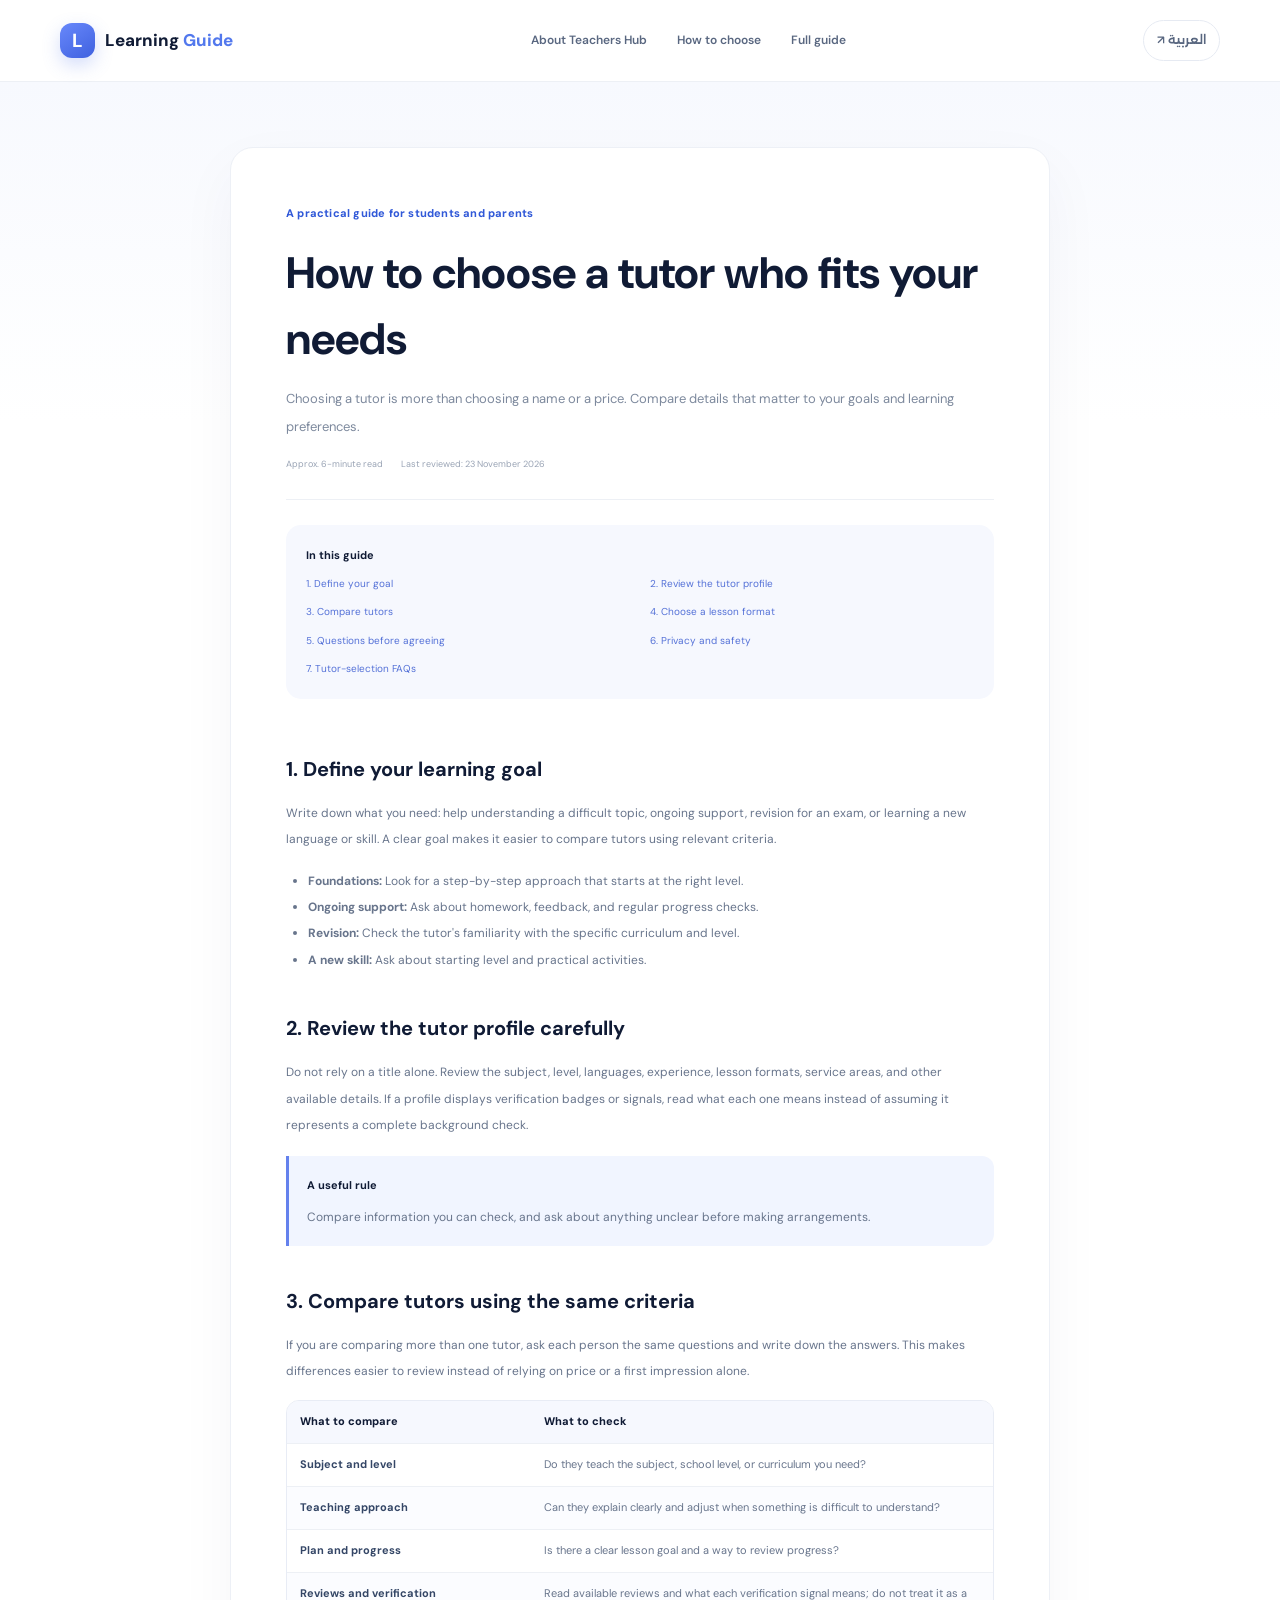
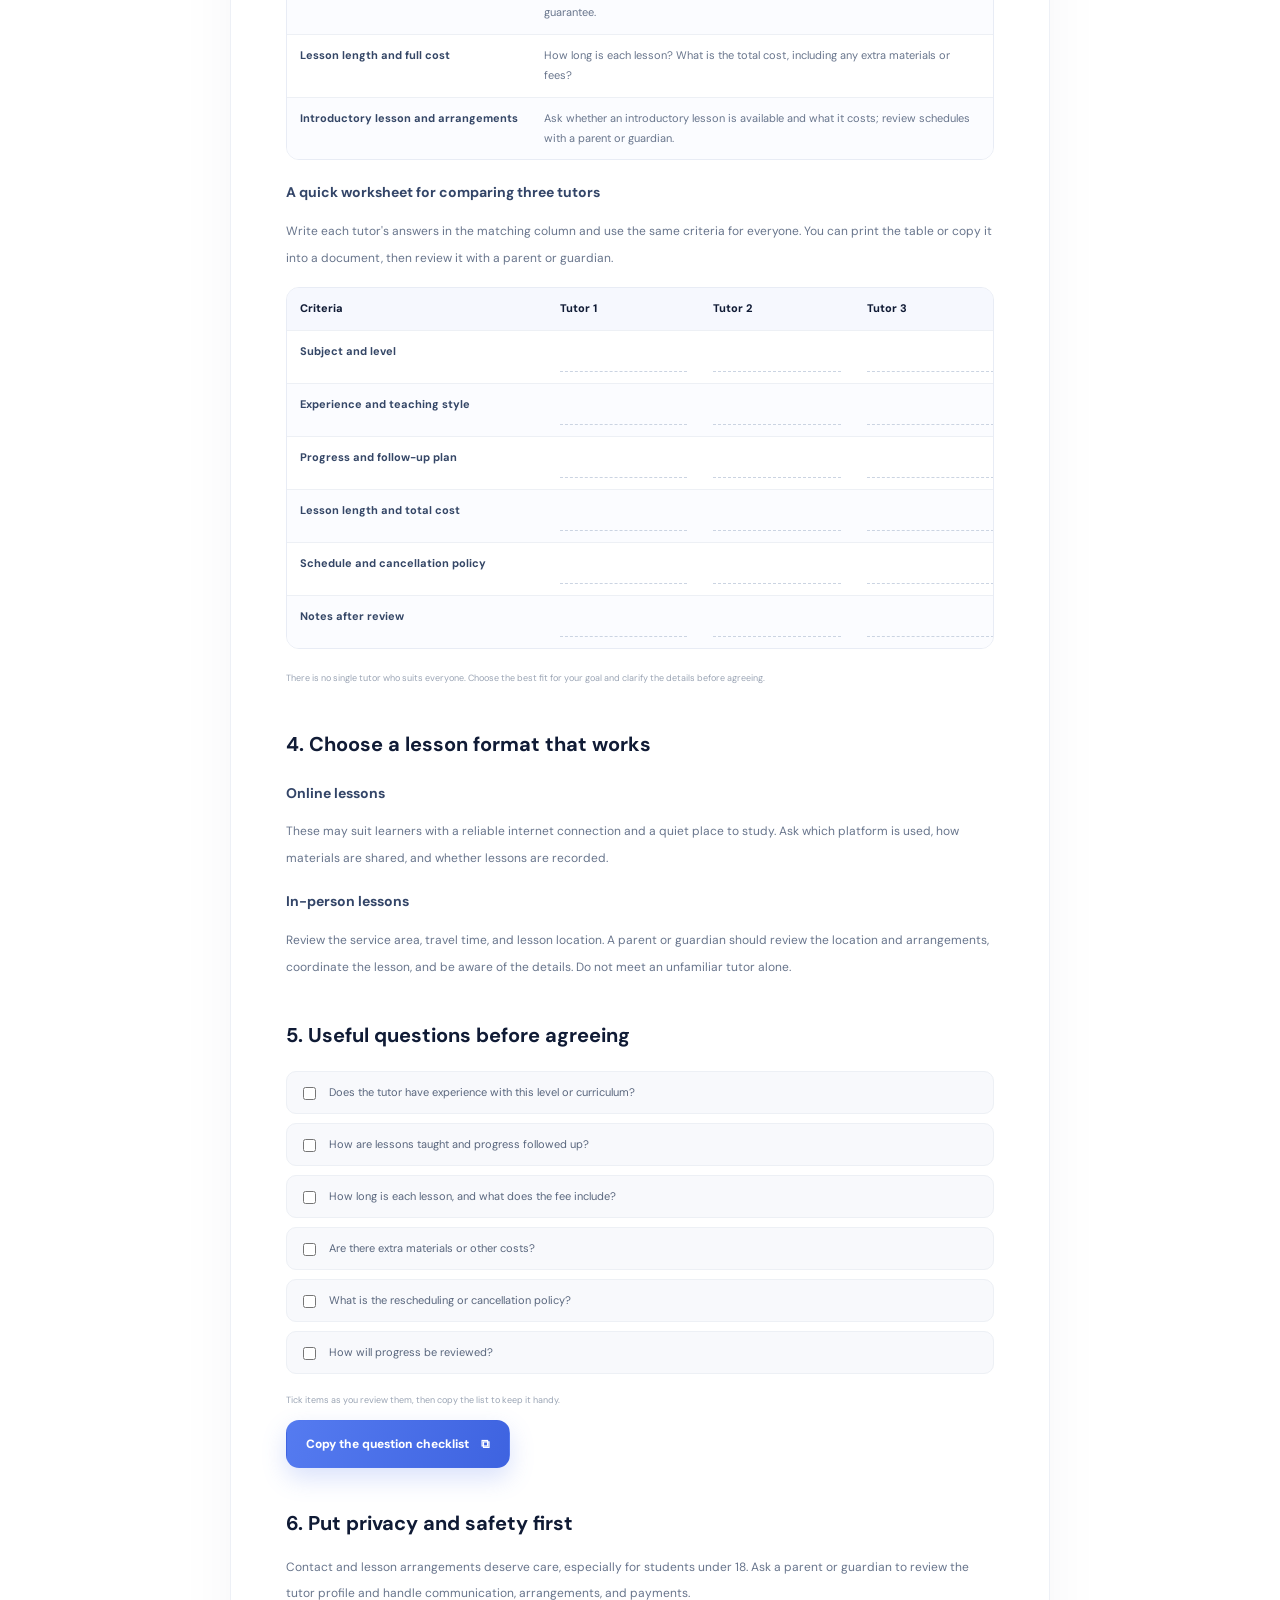
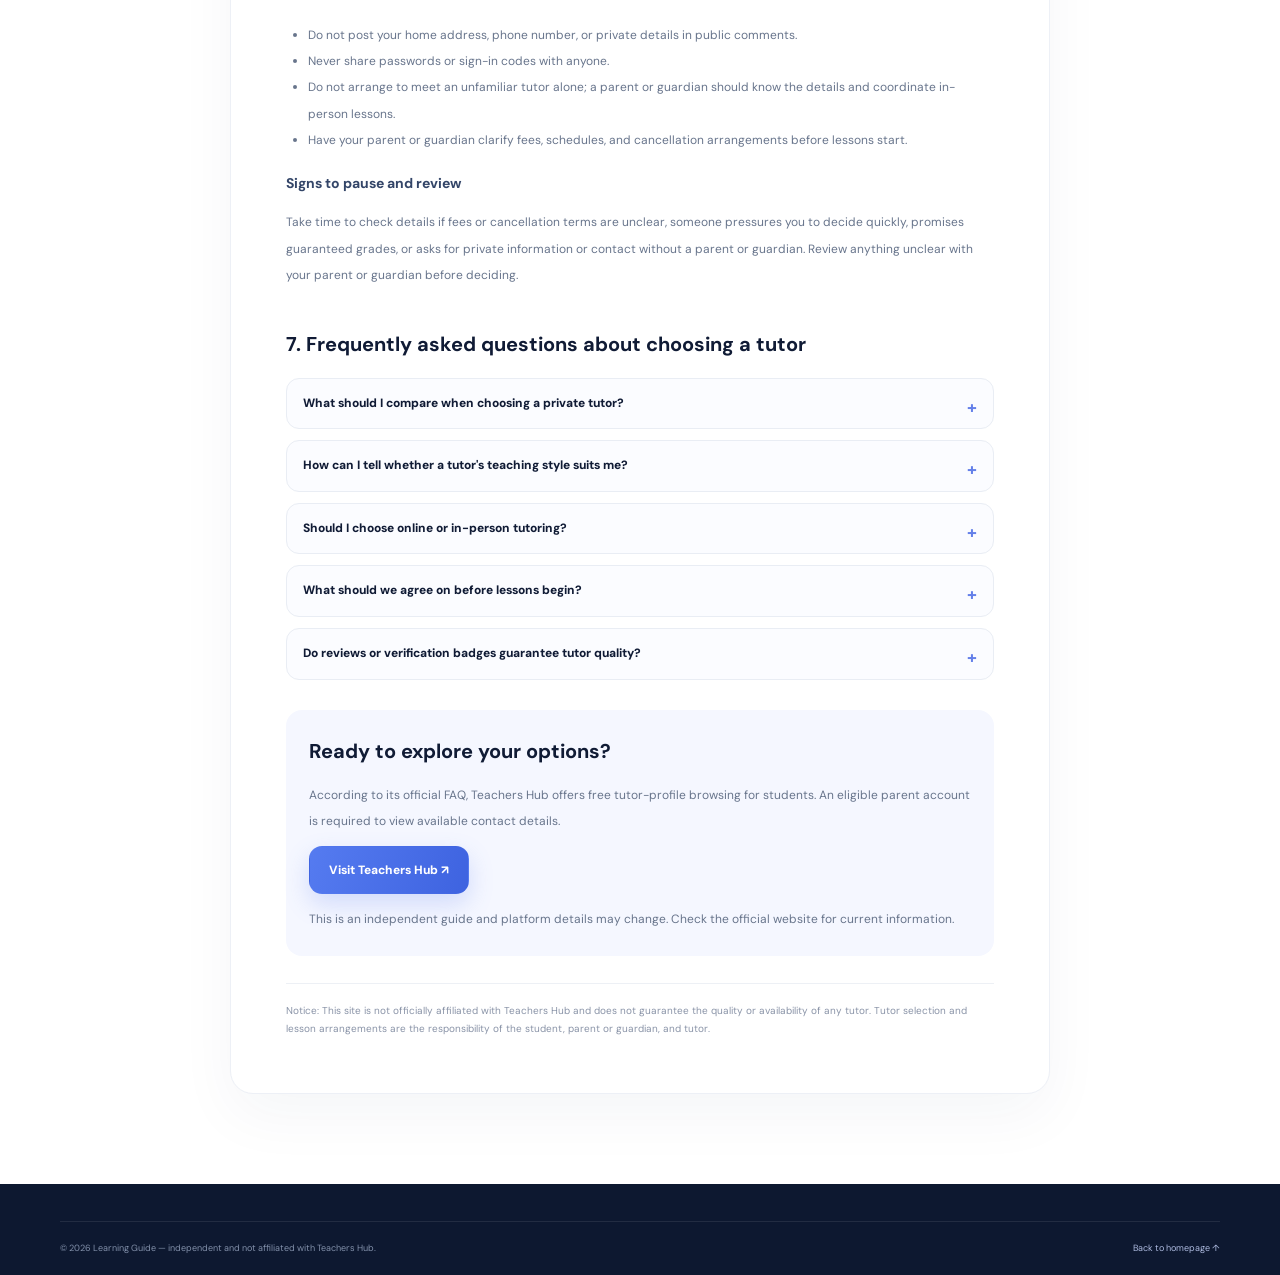
<file: en/guide.html>
<!doctype html>
<html lang="en" dir="ltr">
<head>
  <meta charset="utf-8"><meta name="viewport" content="width=device-width, initial-scale=1"><meta name="theme-color" content="#101b35">
  <meta name="description" content="A practical guide to choosing a tutor: compare experience, teaching style, lesson format and fees, and review key questions with a parent or guardian.">
  <meta property="og:type" content="article"><meta property="og:locale" content="en_US"><meta property="og:title" content="How to Choose a Tutor | Learning Guide"><meta property="og:description" content="Practical steps and a checklist for comparing tutors before agreeing to lessons.">
  <title>How to Choose a Tutor | Learning Guide</title><link rel="icon" href="../assets/favicon.svg" type="image/svg+xml"><link rel="stylesheet" href="../assets/styles.css"><script src="../assets/site.js" defer></script>
  <link rel="canonical" href="https://teachers-hub-guide.pages.dev/en/guide">
  <link rel="alternate" hreflang="ar" href="https://teachers-hub-guide.pages.dev/guide">
  <link rel="alternate" hreflang="en" href="https://teachers-hub-guide.pages.dev/en/guide">
  <link rel="alternate" hreflang="x-default" href="https://teachers-hub-guide.pages.dev/guide">
  <meta property="og:site_name" content="Learning Guide">
  <meta property="og:url" content="https://teachers-hub-guide.pages.dev/en/guide">
  <meta name="twitter:title" content="How to Choose a Tutor | Learning Guide">
  <meta name="twitter:description" content="A practical guide to choosing a tutor: compare experience, teaching style, lesson format and fees, and review key questions with a parent or guardian.">
  <script type="application/ld+json">{"@context":"https://schema.org","@type":"Article","headline":"How to choose a tutor who fits your needs","description":"Practical steps and a checklist for comparing tutors before agreeing to lessons.","inLanguage":"en","dateModified":"2026-11-23","mainEntityOfPage":{"@type":"WebPage","@id":"https://teachers-hub-guide.pages.dev/en/guide"},"isPartOf":{"@type":"WebSite","name":"Learning Guide","url":"https://teachers-hub-guide.pages.dev/"}}</script>
</head>
<body>
  <a class="skip-link" href="#main">Skip to content</a><header class="site-header"><a class="brand" href="/en/"><span class="brand-mark">L</span><span>Learning<span class="brand-accent"> Guide</span></span></a><nav class="main-nav" aria-label="Main navigation"><a href="/en/#about">About Teachers Hub</a><a href="/en/#how">How to choose</a><a href="/en/guide" aria-current="page">Full guide</a></nav><a class="language-link" href="/guide" lang="ar" dir="rtl">العربية ↗</a></header>
  <main id="main" class="article-wrap"><article class="guide-article">
    <header class="article-header"><p class="eyebrow">A practical guide for students and parents</p><h1>How to choose a tutor who fits your needs</h1><p class="article-lead">Choosing a tutor is more than choosing a name or a price. Compare details that matter to your goals and learning preferences.</p><div class="article-meta"><span>Approx. 6-minute read</span><span>Last reviewed: 23 November 2026</span></div></header>
    <nav class="article-toc" aria-label="Guide contents"><b>In this guide</b><a href="#goal">1. Define your goal</a><a href="#profile">2. Review the tutor profile</a><a href="#comparison">3. Compare tutors</a><a href="#format">4. Choose a lesson format</a><a href="#questions">5. Questions before agreeing</a><a href="#safety">6. Privacy and safety</a><a href="#faq">7. Tutor-selection FAQs</a></nav>
    <section id="goal"><h2>1. Define your learning goal</h2><p>Write down what you need: help understanding a difficult topic, ongoing support, revision for an exam, or learning a new language or skill. A clear goal makes it easier to compare tutors using relevant criteria.</p><ul><li><b>Foundations:</b> Look for a step-by-step approach that starts at the right level.</li><li><b>Ongoing support:</b> Ask about homework, feedback, and regular progress checks.</li><li><b>Revision:</b> Check the tutor's familiarity with the specific curriculum and level.</li><li><b>A new skill:</b> Ask about starting level and practical activities.</li></ul></section>
    <section id="profile"><h2>2. Review the tutor profile carefully</h2><p>Do not rely on a title alone. Review the subject, level, languages, experience, lesson formats, service areas, and other available details. If a profile displays verification badges or signals, read what each one means instead of assuming it represents a complete background check.</p><div class="callout"><b>A useful rule</b><p>Compare information you can check, and ask about anything unclear before making arrangements.</p></div></section>
    <section id="comparison"><h2>3. Compare tutors using the same criteria</h2><p>If you are comparing more than one tutor, ask each person the same questions and write down the answers. This makes differences easier to review instead of relying on price or a first impression alone.</p><div class="comparison-wrap" role="region" aria-label="Tutor comparison criteria" tabindex="0"><table class="comparison-table"><thead><tr><th scope="col">What to compare</th><th scope="col">What to check</th></tr></thead><tbody><tr><td>Subject and level</td><td>Do they teach the subject, school level, or curriculum you need?</td></tr><tr><td>Teaching approach</td><td>Can they explain clearly and adjust when something is difficult to understand?</td></tr><tr><td>Plan and progress</td><td>Is there a clear lesson goal and a way to review progress?</td></tr><tr><td>Reviews and verification</td><td>Read available reviews and what each verification signal means; do not treat it as a guarantee.</td></tr><tr><td>Lesson length and full cost</td><td>How long is each lesson? What is the total cost, including any extra materials or fees?</td></tr><tr><td>Introductory lesson and arrangements</td><td>Ask whether an introductory lesson is available and what it costs; review schedules with a parent or guardian.</td></tr></tbody></table></div><h3>A quick worksheet for comparing three tutors</h3>
      <p>Write each tutor's answers in the matching column and use the same criteria for everyone. You can print the table or copy it into a document, then review it with a parent or guardian.</p>
      <div class="comparison-wrap worksheet-wrap" role="region" aria-label="Worksheet for comparing three tutors" tabindex="0"><table class="comparison-table worksheet-table"><thead><tr><th scope="col">Criteria</th><th scope="col">Tutor 1</th><th scope="col">Tutor 2</th><th scope="col">Tutor 3</th></tr></thead><tbody>
      <tr><td>Subject and level</td><td><span class="worksheet-blank" aria-label="Blank writing space"></span></td><td><span class="worksheet-blank" aria-label="Blank writing space"></span></td><td><span class="worksheet-blank" aria-label="Blank writing space"></span></td></tr>
      <tr><td>Experience and teaching style</td><td><span class="worksheet-blank" aria-label="Blank writing space"></span></td><td><span class="worksheet-blank" aria-label="Blank writing space"></span></td><td><span class="worksheet-blank" aria-label="Blank writing space"></span></td></tr>
      <tr><td>Progress and follow-up plan</td><td><span class="worksheet-blank" aria-label="Blank writing space"></span></td><td><span class="worksheet-blank" aria-label="Blank writing space"></span></td><td><span class="worksheet-blank" aria-label="Blank writing space"></span></td></tr>
      <tr><td>Lesson length and total cost</td><td><span class="worksheet-blank" aria-label="Blank writing space"></span></td><td><span class="worksheet-blank" aria-label="Blank writing space"></span></td><td><span class="worksheet-blank" aria-label="Blank writing space"></span></td></tr>
      <tr><td>Schedule and cancellation policy</td><td><span class="worksheet-blank" aria-label="Blank writing space"></span></td><td><span class="worksheet-blank" aria-label="Blank writing space"></span></td><td><span class="worksheet-blank" aria-label="Blank writing space"></span></td></tr>
      <tr><td>Notes after review</td><td><span class="worksheet-blank" aria-label="Blank writing space"></span></td><td><span class="worksheet-blank" aria-label="Blank writing space"></span></td><td><span class="worksheet-blank" aria-label="Blank writing space"></span></td></tr>
      </tbody></table></div>
      <p class="checklist-hint">There is no single tutor who suits everyone. Choose the best fit for your goal and clarify the details before agreeing.</p></section>
    <section id="format"><h2>4. Choose a lesson format that works</h2><h3>Online lessons</h3><p>These may suit learners with a reliable internet connection and a quiet place to study. Ask which platform is used, how materials are shared, and whether lessons are recorded.</p><h3>In-person lessons</h3><p>Review the service area, travel time, and lesson location. A parent or guardian should review the location and arrangements, coordinate the lesson, and be aware of the details. Do not meet an unfamiliar tutor alone.</p></section>
    <section id="questions"><h2>5. Useful questions before agreeing</h2><div class="checklist"><label><input type="checkbox"> Does the tutor have experience with this level or curriculum?</label><label><input type="checkbox"> How are lessons taught and progress followed up?</label><label><input type="checkbox"> How long is each lesson, and what does the fee include?</label><label><input type="checkbox"> Are there extra materials or other costs?</label><label><input type="checkbox"> What is the rescheduling or cancellation policy?</label><label><input type="checkbox"> How will progress be reviewed?</label></div><p class="checklist-hint">Tick items as you review them, then copy the list to keep it handy.</p><button class="button button-primary" type="button" data-copy-checklist>Copy the question checklist <span aria-hidden="true">⧉</span></button><span class="copy-status" role="status" aria-live="polite"></span></section>
    <section id="safety"><h2>6. Put privacy and safety first</h2><p>Contact and lesson arrangements deserve care, especially for students under 18. Ask a parent or guardian to review the tutor profile and handle communication, arrangements, and payments.</p><ul><li>Do not post your home address, phone number, or private details in public comments.</li><li>Never share passwords or sign-in codes with anyone.</li><li>Do not arrange to meet an unfamiliar tutor alone; a parent or guardian should know the details and coordinate in-person lessons.</li><li>Have your parent or guardian clarify fees, schedules, and cancellation arrangements before lessons start.</li></ul><h3>Signs to pause and review</h3><p>Take time to check details if fees or cancellation terms are unclear, someone pressures you to decide quickly, promises guaranteed grades, or asks for private information or contact without a parent or guardian. Review anything unclear with your parent or guardian before deciding.</p></section>
    <section id="faq"><h2>7. Frequently asked questions about choosing a tutor</h2><div class="faq-list guide-faq-list">
      <details><summary>What should I compare when choosing a private tutor?</summary><p>Start with experience in the subject and level you need, then compare teaching style and progress follow-up. Also review lesson length, the full cost, and scheduling. Use the same questions for every tutor rather than relying on price or a first impression alone.</p></details>
      <details><summary>How can I tell whether a tutor's teaching style suits me?</summary><p>Ask how the tutor starts a lesson and checks understanding. When possible, request a short example of the explanation style. Look for clear lesson goals and a willingness to explain an idea in another way when needed.</p></details>
      <details><summary>Should I choose online or in-person tutoring?</summary><p>Neither format is best for everyone. Online lessons need a reliable connection and a quiet study space. In-person lessons require reviewing the location, travel time, and arrangements with a parent or guardian. Choose the format that fits your learning needs and circumstances.</p></details>
      <details><summary>What should we agree on before lessons begin?</summary><p>Review lesson length, schedule, the total fee and what it includes, any extra costs, cancellation or rescheduling terms, and how progress will be reviewed. A parent or guardian should review the details and handle communication and arrangements.</p></details>
      <details><summary>Do reviews or verification badges guarantee tutor quality?</summary><p>No. Treat them as information to review, not as a complete guarantee. Check what each verification signal actually means, understand its limits, and review important details with a parent or guardian before agreeing.</p></details>
      </div></section>
      <section class="article-end"><h2>Ready to explore your options?</h2><p>According to its official FAQ, Teachers Hub offers free tutor-profile browsing for students. An eligible parent account is required to view available contact details.</p><a class="button button-primary" href="https://teachers-hub.net/en" target="_blank" rel="noopener noreferrer">Visit Teachers Hub ↗</a><p class="small-note">This is an independent guide and platform details may change. Check the official website for current information.</p></section>
    <p class="independent-note article-disclaimer">Notice: This site is not officially affiliated with Teachers Hub and does not guarantee the quality or availability of any tutor. Tutor selection and lesson arrangements are the responsibility of the student, parent or guardian, and tutor.</p>
  </article></main>
  <footer class="site-footer"><div class="container footer-bottom"><span>© <span data-year></span> Learning Guide — independent and not affiliated with Teachers Hub.</span><a href="/en/">Back to homepage ↑</a></div></footer>
</body>
</html>
</file>
<file: assets/styles.css>
@import url('https://fonts.googleapis.com/css2?family=Alexandria:wght@400;500;600;700;800&family=DM+Sans:wght@400;500;600;700;800&display=swap');
:root{--navy:#101b35;--navy-2:#18294c;--blue:#5278ed;--blue-dark:#3159d8;--ink:#202b43;--muted:#68758e;--line:#e6eaf2;--soft:#f6f8fc;--white:#fff;--mint:#dff6ee;--shadow:0 22px 70px rgba(28,48,92,.10);--radius:24px}
*{box-sizing:border-box}html{scroll-behavior:smooth;scroll-padding-top:100px}body{margin:0;background:#fff;color:var(--ink);font-family:'Alexandria','DM Sans',Tahoma,Arial,sans-serif;font-size:15px;line-height:1.85;-webkit-font-smoothing:antialiased}a{color:inherit}button,select{font:inherit}.container{width:min(1160px,calc(100% - 48px));margin-inline:auto}.skip-link{position:absolute;top:-60px;inset-inline-start:16px;background:#fff;padding:10px 16px;border-radius:10px;z-index:50}.skip-link:focus{top:12px}.site-header{height:82px;display:flex;align-items:center;justify-content:space-between;gap:28px;padding:0 max(24px,calc((100vw - 1160px)/2));background:rgba(255,255,255,.94);border-bottom:1px solid #edf0f5;position:sticky;top:0;z-index:20;backdrop-filter:blur(16px)}.brand{display:inline-flex;align-items:center;gap:10px;text-decoration:none;color:var(--navy);font-size:17px;font-weight:800;white-space:nowrap}.brand-mark{width:35px;height:35px;border-radius:12px;display:grid;place-items:center;background:linear-gradient(145deg,#6888fb,#3f61df);color:white;font-size:19px;box-shadow:0 7px 18px #5278ed40}.brand-accent{color:var(--blue)}.main-nav{display:flex;gap:30px;align-items:center}.main-nav a,.language-link{font-size:12px;color:#596780;text-decoration:none;font-weight:600;transition:color .2s}.main-nav a:hover,.language-link:hover{color:var(--blue)}.language-link{border:1px solid var(--line);border-radius:50px;padding:8px 13px;white-space:nowrap}.hero{min-height:590px;display:grid;grid-template-columns:1.08fr .92fr;align-items:center;gap:54px;padding-top:72px;padding-bottom:70px}.hero-copy{max-width:610px}.eyebrow{display:flex;align-items:center;gap:9px;color:var(--blue-dark);font-size:11px;font-weight:800;letter-spacing:.2px;margin:0 0 17px}.eyebrow-dot{width:7px;height:7px;border-radius:50%;background:#6383f7;box-shadow:0 0 0 5px #e9efff}.hero h1{font-size:clamp(37px,4.7vw,58px);line-height:1.36;letter-spacing:-1.7px;color:var(--navy);margin:0 0 20px;font-weight:800}.gradient-text{background:linear-gradient(100deg,#5278ed,#8298f7);color:transparent;background-clip:text;-webkit-background-clip:text}.hero-lead{font-size:15px;color:var(--muted);line-height:2.15;max-width:590px;margin:0}.hero-actions{display:flex;flex-wrap:wrap;gap:12px;margin-top:29px}.button{min-height:48px;padding:11px 19px;border-radius:13px;display:inline-flex;justify-content:center;align-items:center;gap:12px;text-decoration:none;font-size:12px;font-weight:800;border:1px solid transparent;cursor:pointer;transition:transform .2s,box-shadow .2s,background .2s}.button:hover{transform:translateY(-2px)}.button-primary{background:linear-gradient(110deg,#557bf0,#3e63e0);color:#fff;box-shadow:0 10px 24px #5076ed38}.button-primary:hover{box-shadow:0 14px 28px #5076ed50}.button-secondary{background:#fff;color:var(--navy);border-color:#e3e8f1}.button-secondary:hover{background:#f8faff}.button-light{background:white;color:#2b4ec4;box-shadow:0 10px 28px #07133330}.independent-note{display:flex;align-items:flex-start;gap:8px;font-size:10px;color:#8993a7;margin:19px 0 0;line-height:1.8}.independent-note span{color:#6e88e9;font-size:14px}.hero-visual{height:415px;position:relative;display:grid;place-items:center;isolation:isolate}.visual-glow{position:absolute;width:310px;height:310px;border-radius:50%;background:radial-gradient(circle,#e8eeff 0,#f4f6ff 55%,transparent 72%);z-index:-2}.orbit{position:absolute;border:1px solid #dfe6ff;border-radius:50%;transform:rotate(-22deg);z-index:-1}.orbit-one{width:400px;height:220px}.orbit-two{width:340px;height:320px;transform:rotate(35deg)}.teacher-card-art{position:relative;width:274px;padding:20px 21px 17px;background:#fff;border:1px solid #edf0f7;border-radius:24px;box-shadow:0 27px 75px #243b7720;transform:rotate(-4deg)}.art-card-top{display:flex;align-items:center;justify-content:space-between}.art-pill{background:#eff3ff;color:#5271d9;border-radius:20px;padding:4px 10px;font-size:9px;font-weight:800}.art-dots{letter-spacing:3px;color:#aab4c6}.art-avatar{margin:24px auto 15px;width:65px;height:65px;border-radius:21px;display:grid;place-items:center;background:linear-gradient(145deg,#dfe8ff,#9db3ff);color:#fff;font-size:28px;font-weight:800;box-shadow:inset 0 0 0 4px #ffffff75}.art-lines{display:grid;justify-items:center;gap:8px}.art-lines i{height:8px;border-radius:10px;background:#e8ecf4;display:block}.line-long{width:130px}.line-short{width:83px}.art-subjects{display:flex;justify-content:center;gap:8px;margin:18px 0}.art-subjects span{border:1px solid #e7ebf5;border-radius:30px;padding:4px 10px;color:#6c7891;font-size:9px}.art-card-bottom{display:flex;align-items:center;justify-content:center;gap:7px;padding-top:14px;border-top:1px solid #f0f2f7;color:#79869c;font-size:9px}.art-check{display:grid;place-items:center;width:17px;height:17px;background:#e3f7ef;color:#20a274;border-radius:50%;font-size:10px}.floating-note{position:absolute;display:flex;gap:10px;align-items:center;background:#fff;padding:12px 15px;border-radius:15px;box-shadow:0 14px 38px #1f35661c;border:1px solid #eef1f7}.floating-note b,.floating-note small{display:block}.floating-note b{font-size:10px;color:var(--navy)}.floating-note small{font-size:9px;color:#909aad;margin-top:1px}.note-icon{width:31px;height:31px;border-radius:11px;display:grid;place-items:center;font-size:14px}.icon-blue{background:#edf1ff;color:#5679ed}.icon-mint{background:#e4f8ef;color:#27a87b}.note-top{top:46px;right:0}.note-bottom{bottom:47px;left:1px}.decor{position:absolute;color:#91a6fc;font-size:26px}.decor-one{top:60px;left:34px}.decor-two{bottom:56px;right:31px;color:#8cddc3}.trust-strip{background:#fafbfe;border-top:1px solid #f1f3f8;border-bottom:1px solid #f1f3f8}.trust-inner{display:grid;grid-template-columns:repeat(3,1fr);padding:23px 0;gap:22px}.trust-inner>div{display:flex;align-items:center;gap:13px;justify-content:center}.trust-symbol{width:39px;height:39px;border-radius:13px;background:#eef2ff;color:#5a79e6;display:grid;place-items:center;font-size:20px}.trust-inner b,.trust-inner small{display:block}.trust-inner b{font-size:11px;color:var(--navy)}.trust-inner small{font-size:9px;color:#929caf}.section{padding-top:91px;padding-bottom:91px}.section-heading{max-width:620px;margin-bottom:34px}.section-heading.centered{text-align:center;margin-inline:auto}.section-heading.centered .eyebrow{justify-content:center}.section-heading h2,.platform-copy h2{font-size:clamp(26px,3.3vw,38px);line-height:1.5;color:var(--navy);letter-spacing:-.7px;margin:0 0 12px;font-weight:800}.section-heading>p:not(.eyebrow){color:var(--muted);font-size:12px;line-height:2;margin:0}.finder-panel{display:grid;grid-template-columns:.86fr 1.14fr;gap:18px;padding:22px;border:1px solid #e8ecf5;border-radius:24px;background:#fff;box-shadow:var(--shadow)}.needs-form{display:grid;grid-template-columns:1fr;gap:9px}.needs-form label{font-size:10px;font-weight:800;color:#4e5b74;margin-top:3px}.needs-form select{height:45px;border:1px solid #e4e9f2;border-radius:11px;background:#fbfcff;padding:0 12px;color:#46536d;font-size:11px;outline:none}.needs-form select:focus{border-color:#829af4;box-shadow:0 0 0 3px #edf1ff}.form-submit{margin-top:8px;width:100%}.result-panel{min-height:300px;background:linear-gradient(145deg,#f7f9ff,#f2f6ff);border-radius:17px;padding:23px;display:flex;flex-direction:column;justify-content:center}.result-empty{text-align:center;max-width:390px;margin:auto}.result-star{display:grid;place-items:center;width:42px;height:42px;border-radius:14px;margin:0 auto 12px;background:#e4eaff;color:#5c7aea;font-size:19px}.result-empty h3,.result-panel h3{font-size:16px;color:var(--navy);margin:0 0 6px}.result-empty p,.result-panel>p{font-size:10px;color:#8490a7;line-height:1.9;margin:0}.result-list{padding-inline-start:20px;margin:15px 0;color:#56637c;font-size:11px;line-height:2}.result-list li{padding:3px 0}.button-small{min-height:37px;padding:7px 13px;align-self:flex-start;margin-top:7px}.tool-disclaimer{font-size:9px;color:#9aa3b3;margin:12px 3px 0}.section-soft{background:#f7f9fd}.steps-grid{display:grid;grid-template-columns:repeat(4,1fr);gap:14px}.step-card{position:relative;background:#fff;border:1px solid #e9edf5;border-radius:19px;padding:22px 19px 20px;min-height:222px;transition:transform .2s,box-shadow .2s}.step-card:hover{transform:translateY(-4px);box-shadow:0 16px 38px #273d7010}.step-number{position:absolute;top:16px;inset-inline-end:18px;color:#c2cbe0;font-size:10px;font-weight:800;letter-spacing:1px}.step-icon{width:42px;height:42px;border-radius:14px;background:#eef2ff;color:#5978e7;display:grid;place-items:center;font-size:20px;margin-bottom:20px}.step-card h3{font-size:13px;color:var(--navy);margin:0 0 7px}.step-card p{font-size:10px;color:#818da2;line-height:2;margin:0}.guide-cta{margin-top:20px;padding:18px 21px;border-radius:16px;background:#edf2ff;display:flex;align-items:center;justify-content:space-between;gap:20px}.guide-cta b,.guide-cta span{display:block}.guide-cta b{font-size:12px;color:var(--navy)}.guide-cta div>span{font-size:10px;color:#7e8ba6;margin-top:2px}.text-link{font-size:11px;color:#4668dd;text-decoration:none;font-weight:800;white-space:nowrap}.text-link:hover{text-decoration:underline}.platform-section{display:grid;grid-template-columns:1.1fr .9fr;gap:85px;align-items:center}.platform-copy h2{margin-bottom:15px}.platform-lead{font-size:12px;line-height:2.1;color:#768299;margin:0 0 22px}.feature-list{list-style:none;padding:0;margin:0 0 24px;display:grid;gap:16px}.feature-list li{display:flex;align-items:flex-start;gap:12px}.feature-list li>span{width:21px;height:21px;flex:none;border-radius:7px;background:#e5f7ef;color:#20a778;display:grid;place-items:center;font-size:11px;font-weight:800}.feature-list b,.feature-list small{display:block}.feature-list b{font-size:11px;color:var(--navy)}.feature-list small{font-size:10px;color:#8a95a9;line-height:1.8;margin-top:2px}.source-note{font-size:9px;color:#9aa3b2;line-height:1.9;margin:13px 0 0}.platform-aside{min-height:390px;position:relative;display:flex;flex-direction:column;justify-content:center;gap:14px;padding:25px 12px}.aside-orb{position:absolute;border-radius:50%;z-index:-1}.orb-a{width:250px;height:250px;background:#edf1ff;top:36px;right:50px}.orb-b{width:120px;height:120px;background:#e3f8ef;bottom:38px;left:26px}.fact-card{position:relative;width:min(310px,90%);background:#fff;border:1px solid #edf0f7;padding:20px 21px;border-radius:18px;box-shadow:0 17px 45px #233c7710}.fact-card-offset{align-self:flex-end}.fact-icon{display:grid;place-items:center;width:30px;height:30px;background:#eef2ff;border-radius:10px;color:#6481ed;font-size:9px;font-weight:800;margin-bottom:11px}.fact-card b{color:var(--navy);font-size:12px}.fact-card p{font-size:10px;color:#8490a5;line-height:1.9;margin:5px 0 0}.mini-disclaimer{text-align:center;color:#98a3b4;font-size:9px}.faq-section{background:#fafbfe}.faq-layout{display:grid;grid-template-columns:.65fr 1.35fr;gap:70px}.faq-layout .section-heading{margin:0}.faq-list{display:grid;gap:10px}.faq-list details{background:#fff;border:1px solid #e9edf4;border-radius:14px;padding:0 17px}.faq-list summary{list-style:none;cursor:pointer;padding:15px 25px 15px 0;font-size:11px;color:var(--navy);font-weight:800;position:relative}.faq-list summary::-webkit-details-marker{display:none}.faq-list summary:after{content:'+';position:absolute;inset-inline-end:0;top:13px;font-size:17px;color:#6480e9}.faq-list details[open] summary:after{content:'−'}.faq-list details p{color:#78859b;font-size:10px;line-height:2;margin:0;padding:0 0 15px}.final-cta{position:relative;overflow:hidden;margin-top:82px;margin-bottom:82px;padding:37px 42px;border-radius:25px;background:linear-gradient(110deg,#17294d,#263e79);display:flex;align-items:center;justify-content:space-between;gap:35px;color:white}.final-cta-glow{position:absolute;width:300px;height:300px;border-radius:50%;background:#5d7dfc22;top:-180px;right:20%;filter:blur(3px)}.final-cta>div:not(.final-cta-glow){position:relative;max-width:660px}.final-cta .eyebrow{color:#aabaff;margin-bottom:9px}.final-cta h2{font-size:25px;line-height:1.5;margin:0 0 8px}.final-cta p:not(.eyebrow){font-size:10px;color:#c0cbe2;margin:0}.final-cta .button{position:relative;flex:none}.site-footer{background:#0d1830;color:#c6d0e2;padding-top:37px}.footer-main{display:grid;grid-template-columns:1.5fr .7fr .8fr;gap:55px;padding-bottom:34px}.brand-footer{color:#fff}.footer-main>div:first-child p{font-size:10px;color:#8d9bb5;max-width:330px;line-height:2}.footer-nav{display:flex;flex-direction:column;align-items:flex-start;gap:9px}.footer-nav b{font-size:10px;color:#fff;margin-bottom:4px}.footer-nav a{font-size:9px;color:#93a1ba;text-decoration:none}.footer-nav a:hover{color:#fff}.footer-bottom{border-top:1px solid #ffffff16;min-height:54px;display:flex;align-items:center;justify-content:space-between;gap:20px;font-size:9px;color:#8290aa}.footer-bottom a{color:#aebbe0;text-decoration:none}.article-wrap{background:linear-gradient(180deg,#f7f9fe 0,#fff 340px);padding:65px 24px 90px}.guide-article{max-width:820px;margin:0 auto;background:#fff;border:1px solid #edf0f6;border-radius:23px;padding:clamp(25px,5vw,55px);box-shadow:0 22px 60px #2039660b}.article-header{padding-bottom:26px;border-bottom:1px solid #edf0f5}.article-header h1{font-size:clamp(29px,4vw,44px);line-height:1.5;color:var(--navy);margin:0 0 13px}.article-lead{font-size:13px;line-height:2.1;color:#7d899d;margin:0}.article-meta{display:flex;flex-wrap:wrap;gap:18px;margin-top:16px;color:#9aa4b5;font-size:9px}.article-toc{display:grid;grid-template-columns:1fr 1fr;gap:10px 20px;padding:20px;margin:25px 0 33px;background:#f6f8fe;border-radius:15px}.article-toc b{grid-column:1/-1;color:var(--navy);font-size:11px}.article-toc a{font-size:10px;color:#5471d7;text-decoration:none}.article-toc a:hover{text-decoration:underline}.guide-article section{padding-top:19px;margin-top:18px}.guide-article section h2{font-size:20px;color:var(--navy);margin:0 0 12px}.guide-article section h3{font-size:14px;color:#334568;margin:18px 0 6px}.guide-article section p,.guide-article section li{font-size:12px;line-height:2.2;color:#68758c}.guide-article section ul{padding-inline-start:22px}.callout{background:#f1f5ff;border-inline-start:3px solid #6481ed;border-radius:0 12px 12px 0;padding:15px 18px;margin:18px 0}.callout b{font-size:11px;color:var(--navy)}.callout p{margin:5px 0 0}.checklist{display:grid;gap:9px;margin:17px 0}.checklist label{display:flex;align-items:flex-start;gap:10px;background:#f8f9fc;border:1px solid #edf0f5;border-radius:10px;padding:10px 12px;font-size:11px;color:#59667d;cursor:pointer}.checklist input{accent-color:#5578e9;margin-top:5px}.checklist-hint{font-size:9px!important;color:#9aa4b4!important}.copy-status{display:inline-block;margin-inline-start:12px;color:#268e6e;font-size:10px}.article-end{padding:23px!important;background:#f5f7ff;border-radius:16px;margin-top:30px!important}.article-end h2{margin-top:0!important}.article-disclaimer{padding-top:18px;border-top:1px solid #edf0f5;margin-top:27px}.small-note{font-size:9px;color:#929db0;line-height:1.9;margin:12px 0 0}
html[dir="ltr"] body{font-family:'DM Sans','Alexandria',Arial,sans-serif}html[dir="ltr"] .hero h1{letter-spacing:-1.5px}html[dir="ltr"] .hero-copy{max-width:630px}html[dir="ltr"] .art-card-bottom{font-size:9px}
@media(max-width:900px){.hero{gap:20px;min-height:540px}.hero-visual{transform:scale(.88)}.platform-section{gap:35px}.steps-grid{grid-template-columns:repeat(2,1fr)}.faq-layout{gap:35px}.footer-main{gap:25px}}
@media(max-width:680px){.container{width:min(100% - 36px,520px)}.site-header{height:auto;min-height:70px;flex-wrap:wrap;padding:13px 18px;gap:10px}.main-nav{order:3;width:100%;overflow:auto;gap:20px;padding:5px 0 2px}.main-nav a{white-space:nowrap;font-size:10px}.hero{grid-template-columns:1fr;padding-top:55px;padding-bottom:40px;gap:3px}.hero h1{font-size:38px}.hero-lead{font-size:13px}.hero-visual{height:335px;transform:scale(.82);margin:-8px auto -15px;width:100%;max-width:430px}.note-top{right:0}.note-bottom{left:0}.trust-inner{grid-template-columns:1fr;gap:14px;padding:19px 0}.trust-inner>div{justify-content:flex-start}.section{padding-top:66px;padding-bottom:66px}.finder-panel{grid-template-columns:1fr;padding:13px;gap:13px}.result-panel{min-height:240px;padding:18px}.steps-grid{gap:10px}.step-card{padding:18px 14px;min-height:210px}.guide-cta{align-items:flex-start;flex-direction:column;gap:10px}.platform-section{grid-template-columns:1fr}.platform-aside{min-height:335px}.faq-layout{grid-template-columns:1fr;gap:25px}.final-cta{margin-top:55px;margin-bottom:55px;padding:27px 23px;align-items:flex-start;flex-direction:column;gap:20px}.final-cta h2{font-size:22px}.footer-main{grid-template-columns:1fr 1fr;gap:25px}.footer-main>div:first-child{grid-column:1/-1}.footer-bottom{align-items:flex-start;flex-direction:column;justify-content:center;padding:13px 0;gap:3px}.article-wrap{padding:30px 12px 55px}.guide-article{padding:23px 19px;border-radius:16px}.article-toc{grid-template-columns:1fr}.article-toc b{grid-column:auto}.article-header h1{font-size:30px}}
@media(prefers-reduced-motion:reduce){html{scroll-behavior:auto}*,*::before,*::after{transition:none!important}}

.comparison-wrap{overflow-x:auto;margin:16px 0 20px;border:1px solid #e8ecf5;border-radius:13px}
.comparison-table{width:100%;min-width:520px;border-collapse:collapse;font-size:11px;line-height:1.8}
.comparison-table th,.comparison-table td{padding:11px 13px;text-align:start;border-bottom:1px solid #edf0f5;vertical-align:top}
.comparison-table th{background:#f6f8fe;color:var(--navy);font-weight:800;white-space:nowrap}
.comparison-table td{color:#68758c}
.comparison-table td:first-child{color:#344666;font-weight:700;white-space:nowrap}
.comparison-table tr:last-child td{border-bottom:0}
.comparison-table tbody tr:nth-child(even){background:#fbfcff}
@media(max-width:680px){.comparison-table{min-width:480px}}


/* Guide comparison worksheet and tutor-selection FAQs */
.worksheet-table{min-width:720px}
.worksheet-table td:not(:first-child){min-width:125px}
.worksheet-blank{display:block;min-height:30px;border-bottom:1px dashed #cbd4e2}
.guide-faq-list{display:grid;gap:11px;margin-top:15px}
.guide-faq-list details{background:#fbfcff;border:1px solid #e9edf4;border-radius:13px;padding:0 16px}
.guide-faq-list summary{font-size:12px;line-height:1.8;padding-top:14px;padding-bottom:14px}
.guide-faq-list details p{font-size:12px;line-height:2.1;padding-top:10px}
@media(max-width:680px){.worksheet-table{min-width:720px}}
</file>
